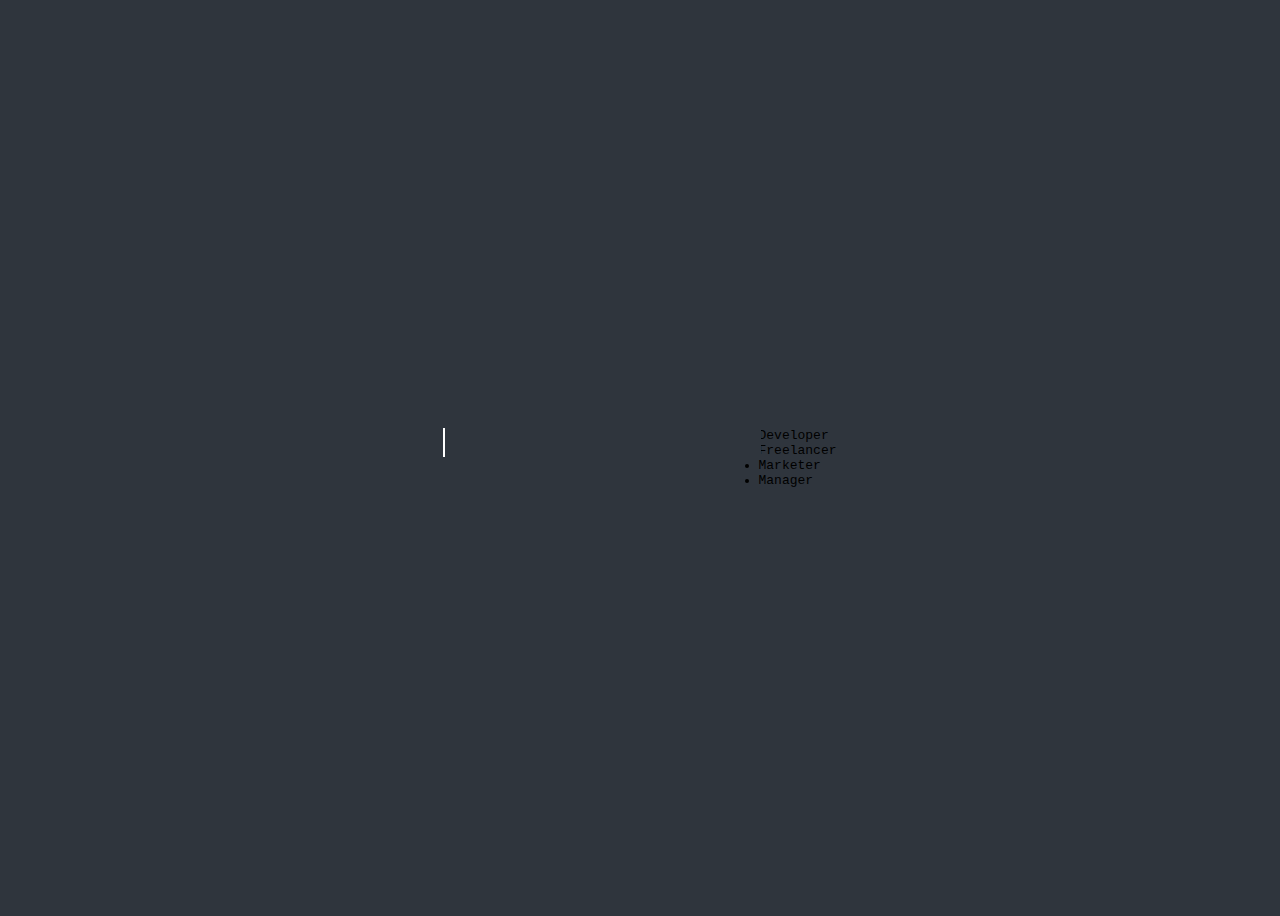
<file: animate/testanimate.html>
<!DOCTYPE html>
<html lang="en">
<head>
    <meta charset="UTF-8">
    <meta http-equiv="X-UA-Compatible" content="IE=edge">
    <meta name="viewport" content="width=device-width, initial-scale=1.0">
    <link rel="stylesheet" href="css/testanimate.css">
    <title>Document</title>
</head>
<body>
    <div class="box">
        <div class="text_dyn1"><span>Hi Iam Abdellah I'm a</span></div>
        <div class="text_dyn2">
            <li><span>Developer</span></li>
            <li><span>Freelancer</span></li>
            <li><span>Marketer</span></li>
            <li><span>Manager</span></li>
        </div>
    </div>
</body>
</html>
</file>
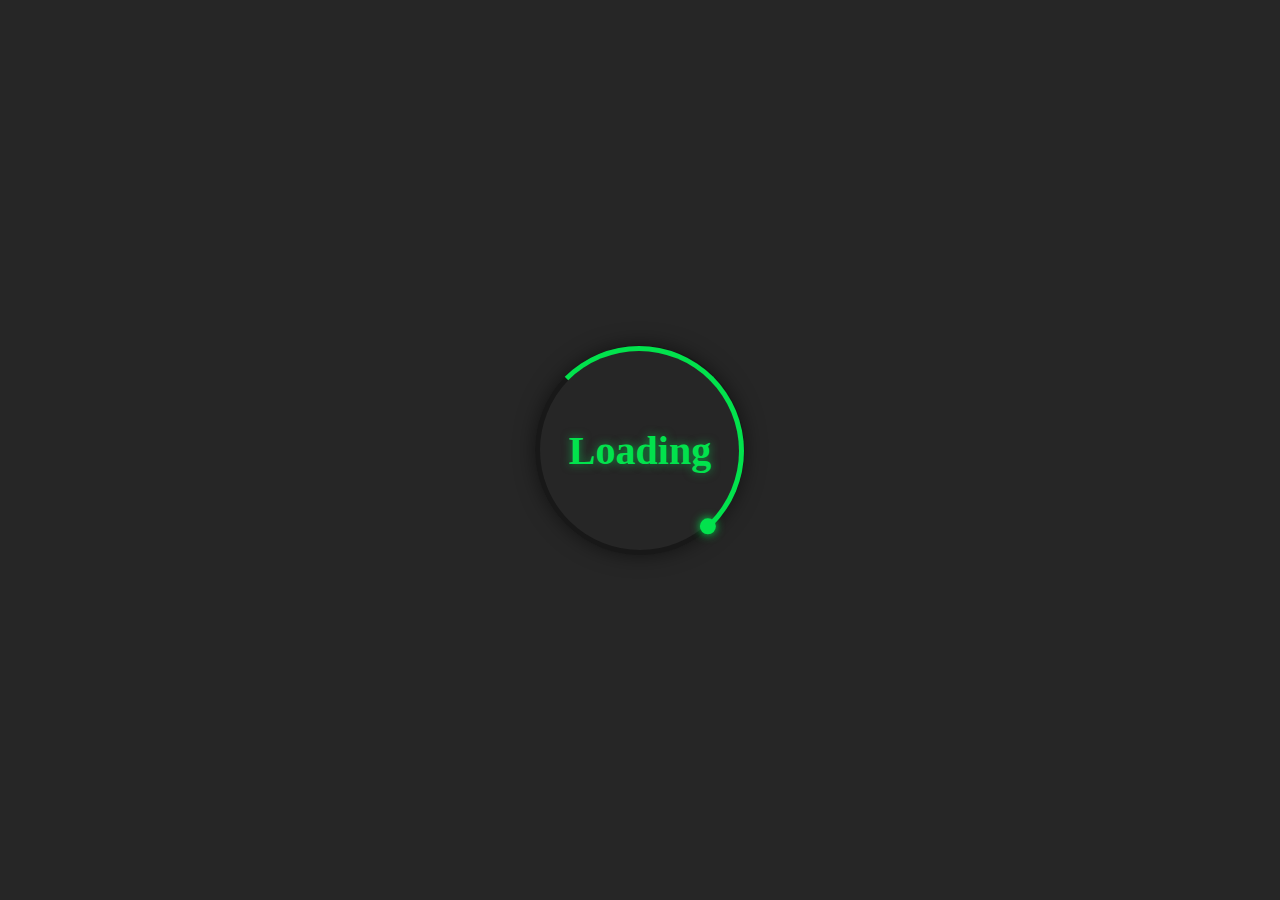
<file: animation 1/animation.html>
<!DOCTYPE html>
<html lang="en">
<head>
    <meta charset="UTF-8">
    <meta http-equiv="X-UA-Compatible" content="IE=edge">
    <meta name="viewport" content="width=device-width, initial-scale=1.0">
    <link rel="stylesheet" href="css/animation.css">
    <title>animation</title>
</head>
<body>
    <div class="animation">
        Loading
        <span></span>
    </div>
</body>
</html>
</file>
<file: animation 4/anim.html>
<!DOCTYPE html>
<html lang="en">
<head>
    <meta charset="UTF-8">
    <meta http-equiv="X-UA-Compatible" content="IE=edge">
    <meta name="viewport" content="width=device-width, initial-scale=1.0">
    <link rel="stylesheet" href="css/anim.css">
    <title>Document</title>
</head>
<body>
    <div class="BigBox">
        <div class="txt_dynamic1"><span>Hi I am Abdellah I'm a</span></div>
        <div class="txt_dynamic2">
            <li><span>Developer</span></li>
            <li><span>Freelancer</span></li>
            <li><span>Marketer</span></li>
            <li><span>Manager</span></li>
        </div>
    </div>
</body>
</html>
</file>
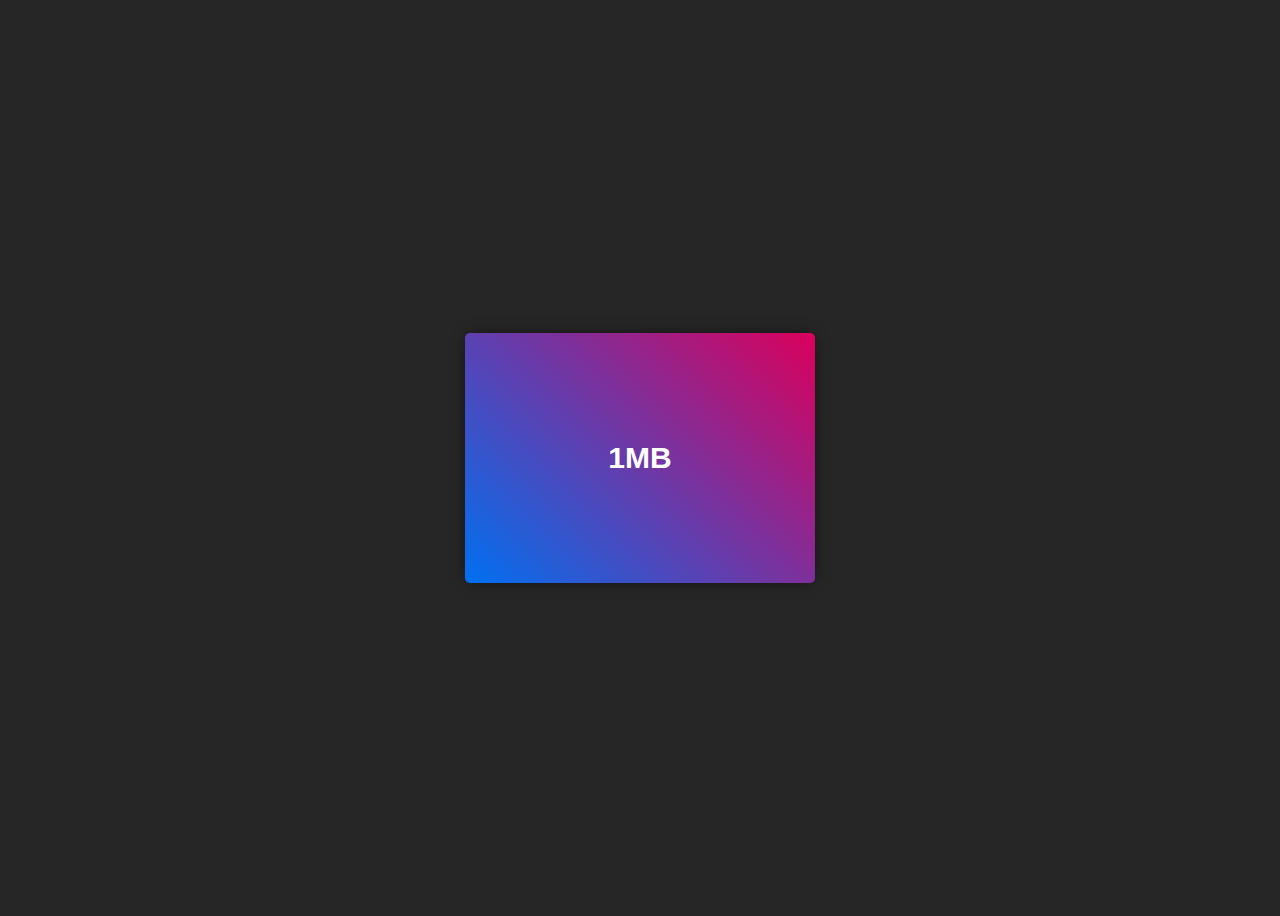
<file: animation2/animation2.html>
<!DOCTYPE html>
<html lang="en">
<head>
    <meta charset="UTF-8">
    <meta http-equiv="X-UA-Compatible" content="IE=edge">
    <meta name="viewport" content="width=device-width, initial-scale=1.0">
    <link rel="stylesheet" href="css/animation2.css">
    <title>animation</title>
</head>
<body>
    <div class="box">
        <svg>
            <circle cy="80" cx="80" r="60" ></circle>
        </svg>
        <div class="counter">
            <span></span>
        </div>
    </div>
</body>
</html>
</file>
<file: animation3/animated3.html>
<!DOCTYPE html>
<html lang="en">
<head>
    <meta charset="UTF-8">
    <meta http-equiv="X-UA-Compatible" content="IE=edge">
    <meta name="viewport" content="width=device-width, initial-scale=1.0">
    <link rel="stylesheet" href="css/animated3.css">
    <title>Document</title>
</head>
<body>
    <div class="AniText">
        <div class="text-static">I'm</div>
        <div class="text-dynm">
                <li><span>Developer</span></li>
                <li><span>Youtuber</span></li>
                <li><span>Designer</span></li>
                <li><span>Freelancer</span></li>
        </div>
    </div>
</body>
</html>
</file>
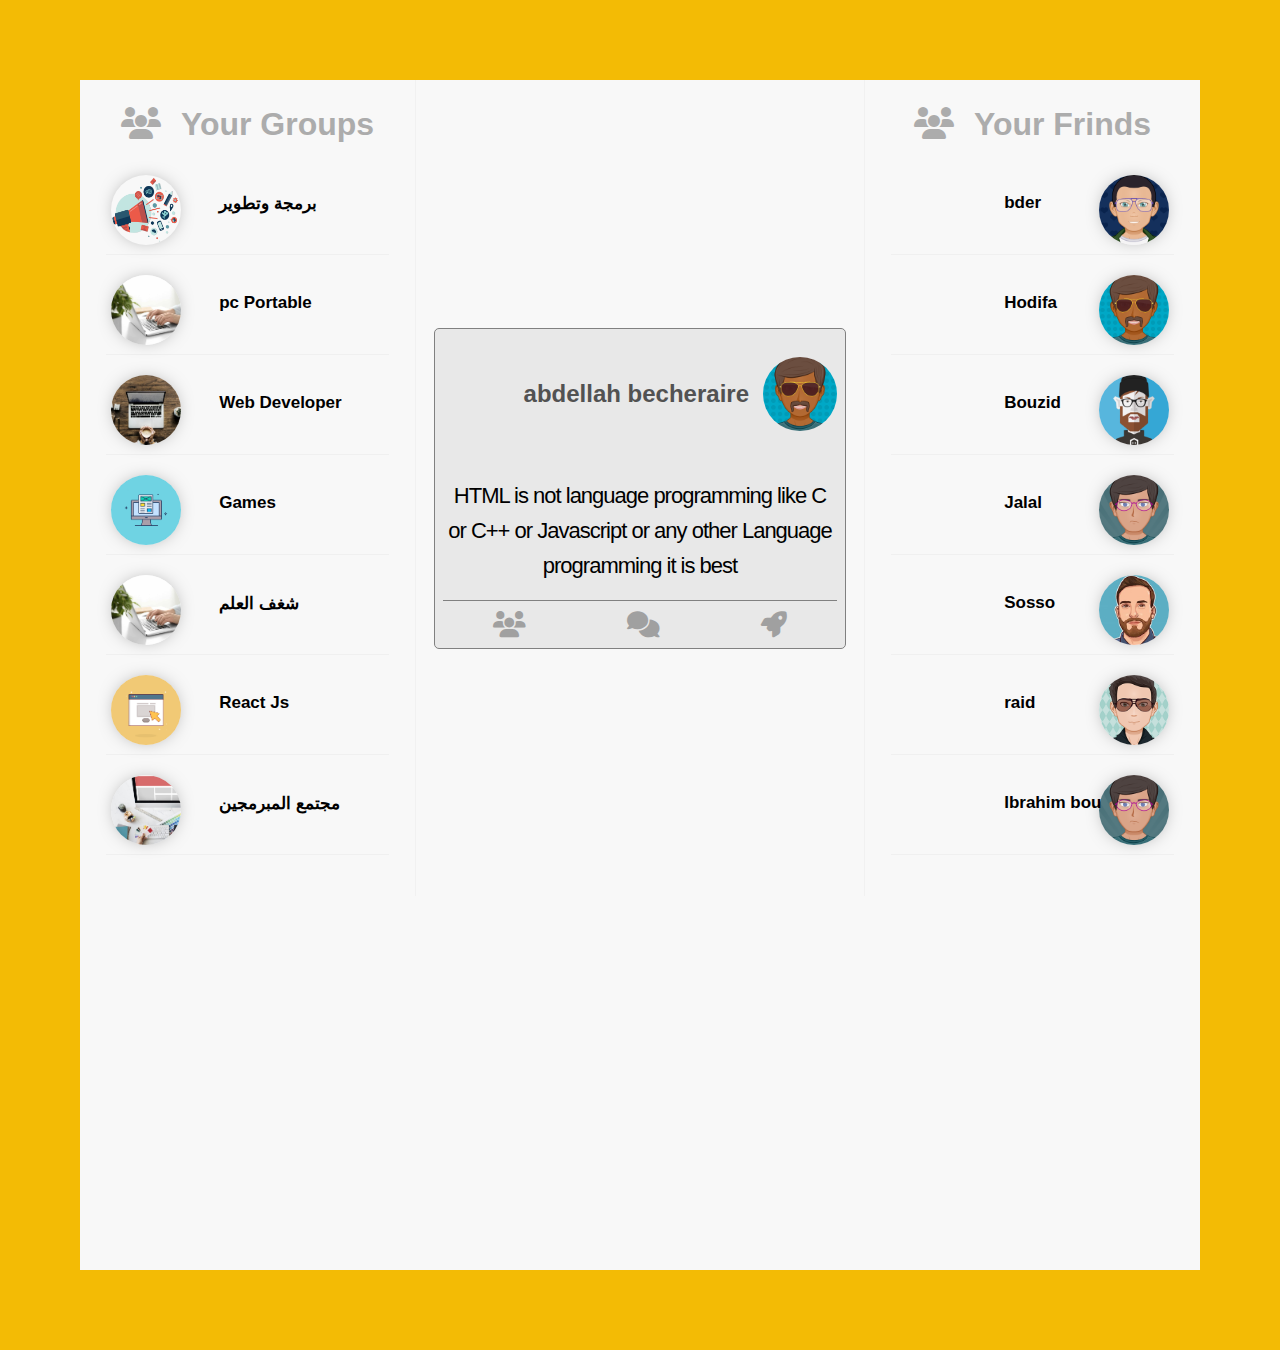
<file: backend/back.html>
<!DOCTYPE html>
<html lang="en">
<head>
    <meta charset="UTF-8">
    <meta http-equiv="X-UA-Compatible" content="IE=edge">
    <meta name="viewport" content="width=device-width, initial-scale=1.0">
    <title>Post</title>
    <!-- all min css -->
    <link rel="stylesheet" href="css/all.min.css">
    <!-- css source code -->
    <link rel="stylesheet" href="css/back.css">
</head>
<body>
    <div class="post">
        <div class="container">
            <!-- starting **** this part specializing group -->
            <div class="group">
                <ul>
                    <h1> <i class="fas fa-users"></i>Your Groups</h1>
                    <li><div class="img"><img src="img/events.png" alt=""></div><span>برمجة وتطوير</span></li>
                <li> <div class="img"><img src="img/features-02.jpg" alt=""></div><span>pc Portable</span></li>
                <li><div class="img"><img src="img/features-03.jpg" alt=""></div><span>Web Developer</span></li>
                <li><div class="img"><img src="img/gallery-01.png" alt=""></div><span>Games</span></li>
                <li><div class="img"><img src="img/features-02.jpg" alt=""></div><span>شغف العلم</span></li>
                <li><div class="img"><img src="img/gallery-02.png" alt=""></div> <span>React Js</span></li>
                <li><div class="img"><img src="img/gallery-03.jpg" alt=""></div><span>مجتمع المبرمجين</span></li>
                </ul>
            </div>
            <!-- Ending **** this part specializing group -->

            <!-- starting **** this part specializing post -->
            <div class="this_post">
                <div class="user"><div class="user">abdellah becheraire</div>
                <div class="img-user"></div><img src="img/avatar-02.png" alt=""></div>
                <div class="mini-post"><span>HTML is not language programming like C or C++ or Javascript or any other Language programming it is best</span></div>
                <div class="reaction">
                    <span class="heart"><i class="fas fa-users"></i></span>
                    <span class="comment"><i class="fas fa-comments"></i></span>
                    <div class="share"><i class="fas fa-rocket"></i></div>
                </div>

            </div>
            <!-- Ending **** this part specializing post -->
            
            <!-- starting **** this part specializing frends -->
            <div class="Frds"><ul>
                <h1> <i class="fas fa-users"></i>Your Frinds</h1>
                <li id="li"><div class="img"><img src="img/avatar-03.png" alt="" id="thisImg"></div><span id="thisName">bder</span></li>
            <li id="li"> <div class="img"><img src="img/avatar-02.png" alt=""  id="thisImg"></div><span id="thisName">Hodifa</span></li>
            <li id="li"><div class="img"><img src="img/avatar-01.png" alt=""  id="thisImg"></div><span id="thisName">Bouzid</span></li>
            <li id="li"><div class="img"><img src="img/avatar-04.png" alt=""  id="thisImg"></div><span id="thisName">Jalal</span></li>
            <li class="foor" id="li"><div class="img"><img src="img/avatar-05.png" alt=""  id="thisImg"></div><span id="thisName">Sosso</span></li>
            <li id="li"><div class="img"><img src="img/avatar-06.png" alt=""  id="thisImg"></div> <span id="thisName">raid</span></li>
            <li id="li"><div class="img"><img src="img/avatar-04.png" alt=""  id="thisImg"></div><span id="thisName">Ibrahim bou</span></li>
            </ul></div>
            <!-- Ending **** this part specializing post -->
            
            <!-- starting chat -->
            <div class="chat" id="chat">
                <div class="part_one">
                    <div class="person">
                        <div class="img-person"></div>
                        <span class="name_user" id="this-user"></span>
                    </div>
                    <div class="call"><i class="fa-solid fa-phone"></i></div>
                    <div class="video"><i class="fa-solid fa-video"></i></div>
                    <div class="info"><i class="fas fa-users"></i></div>
                </div>
                <div class="place_chat"></div>
                <div class="part_two">
                    <div class="option"><i class="fas fa-users"></i></div>
                    <div class="camera"><i class="fas fa-users"></i></div>
                    <div class="photo"><i class="fas fa-users"></i></div>
                    <div class="voice"><i class="fas fa-users "></i></div>
                    <div class="right_chat"><input type="text" name="" id="text" >
                        <!-- <input type="submit" value=""> -->
                        <div class="chang-Imogi"><i class="fas fa-users select"></i></div>
                    </div>
                    <div class="imogi"><i class="fas fa-users"></i></div>
                </div>
            </div>
            <!-- ending chat -->
        </div>
    </div>
    <script src="js/back.js" ></script>
</body>
</html>
</file>
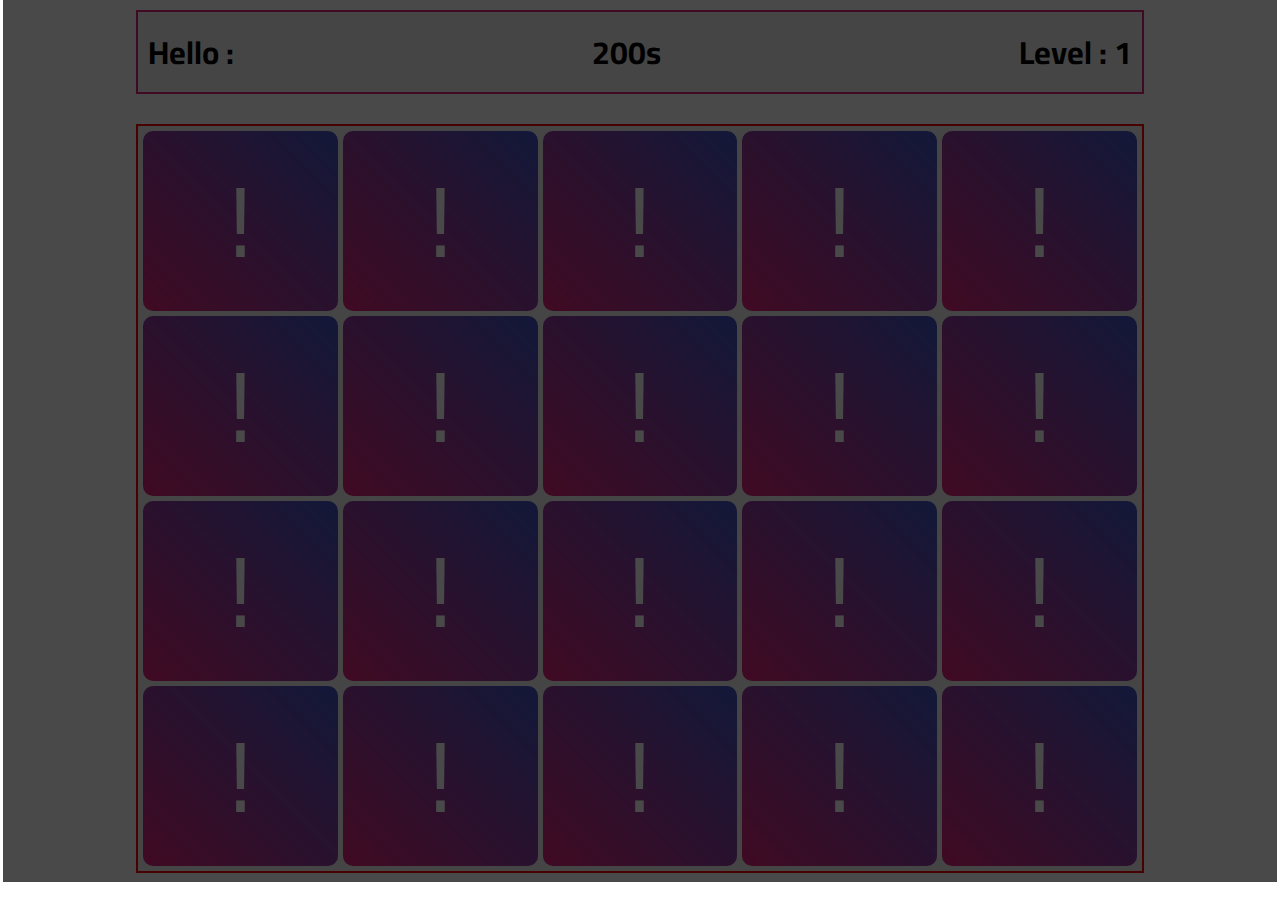
<file: memory game/memoryGame.html>
<!DOCTYPE html>
<html lang="en">
<head>
    <meta charset="UTF-8">
    <meta http-equiv="X-UA-Compatible" content="IE=edge">
    <meta name="viewport" content="width=device-width, initial-scale=1.0">
    <title>memoryGame</title>
    <!-- this file css -->
    <link rel="stylesheet" href="css/memoryGame.css">
    <!-- this file font awsome -->
    <link rel="stylesheet" href="css/all.min.css">
    <!-- google fonts -->
    <link rel="preconnect" href="https://fonts.googleapis.com">
<link rel="preconnect" href="https://fonts.gstatic.com" crossorigin>
<link href="https://fonts.googleapis.com/css2?family=Cairo:wght@200;300;400&display=swap" rel="stylesheet">
</head>
<body>
    <!-- this a big div it contains the all code the memory game -->
    <!-- to notes -->
    <p class="p1">Hello player this is memory game developed by abdellah by use technology HTML,CSS,JS</p>
    <!-- <p class="p2"><span>About Developer</span>Abdellah Becherair Student majoring in and computer science,computer science branch Programming lesson by self-learning,specializing in programming web </p> -->
        <button id="skip">Skip</button>
        <div class="GameOver">
           <span id="Game_over"> Game Over</span>
           <button id="try" >Try Agin</button>
        </div>
  <div class="memoryGame">
      <div id="overlay" class="overlay_start_game">
          <button id="start" >Start game</button>
          <div class="input_name">
              <h1>Hello Gamer</h1>
              <div class="input">
                <input type="text" placeholder="Enter your name" name="" id="this_name">
                <a id="send" >Play</a>
              </div>
          </div>
      </div>
      <div class="container_Game">
          <!-- this div barname -->
          <div class="barName">
              <!-- this name User -->
              <h1>Hello : <span id="UserName"></span></h1>
              <!-- this a time -->
              <h1 ><span id="this_time">200</span>s</h1>
              <!-- this a wrong -->
              <h1>Level : <span id="wrong">1</span></h1>
          </div>
          <div class="box_Game">
            <div class="block" id="python">
                <div class="face back">
                    <i class="fa-brands fa-python"></i>
                 </div>
                 <div class="face front">
                 </div>
         </div>
        
         <div class="block" id="python">
            <div class="face back">
                <i class="fa-brands fa-python"></i>
             </div>
             <div class="face front">
                 
             </div>
        </div>
        
        <div class="block" id="vueJs">
        <div class="face back">
            <i class="fa-brands fa-vuejs"></i>
         </div>
         <div class="face front">
             
         </div>
        </div>
        <div class="block" id="vueJs">
        <div class="face back">
        <i class="fa-brands fa-vuejs"></i>
        </div>
        <div class="face front">
         
        </div>
        </div>
        <div class="block" id="angular">
        <div class="face back">
        <i class="fa-brands fa-angular"></i>    
        </div>
        <div class="face front">
        
        </div>
        </div>
        <div class="block" id="angular">
        <div class="face back">
        <i class="fa-brands fa-angular"></i>    
        </div>
        <div class="face front">
        
        </div>
        </div>
        <div class="block" id="java">
        <div class="face back">
        <i class="fa-brands fa-java"></i>
        </div>
        <div class="face front">
        
        </div>
        </div>
        <div class="block" id="java">
        <div class="face back">
        <i class="fa-brands fa-java"></i>
        </div>
        <div class="face front">
        
        </div>
        </div>
        <div class="block" id="react">
        <div class="face back">
        <i class="fa-brands fa-react"></i> 
        </div>
        <div class="face front">
        
        </div>
        </div>
        <div class="block" id="react">
        <div class="face back">
        <i class="fa-brands fa-react"></i> 
        </div>
        <div class="face front">
        
        </div>
        </div>
        <div class="block" id="rust">
        <div class="face back">
        <i class="fa-brands fa-rust"></i> 
        </div>
        <div class="face front">
        
        </div>
        </div>
        <div class="block"id="rust">
        <div class="face back">
        <i class="fa-brands fa-rust"></i> 
        </div>
        <div class="face front">
        
        </div>
        </div>
        <div class="block" id="golang">
        <div class="face back">
        <i class="fa-brands fa-golang"></i>  
        </div>
        <div class="face front">
        
        </div>
        </div>
        <div class="block" id="golang">
        <div class="face back">
        <i class="fa-brands fa-golang"></i>  
        </div>
        <div class="face front">
        
        </div>
        </div>
        <div class="block" id="css3">
        <div class="face back">
        <i class="fa-brands fa-css3"></i>
        </div>
        <div class="face front">
        
        </div>
        </div>
        <div class="block" id="css3">
        <div class="face back">
        <i class="fa-brands fa-css3"></i>
        </div>
        <div class="face front">
        
        </div>
        </div>
        <div class="block" id="html5">
        <div class="face back">
        <i class="fa-brands fa-html5"></i>
        </div>
        <div class="face front">
        
        </div>
        </div>
        <div class="block" id="html5">
        <div class="face back">
        <i class="fa-brands fa-html5"></i>
        </div>
        <div class="face front">
        
        </div>
        </div>
        <div class="block" id="c">
        <div class="face back">
        <i class="fa-solid fa-c"></i>
        </div>
        <div class="face front">
        
        </div>
        </div>
        <div class="block" id="c">
        <div class="face back">
        <i class="fa-solid fa-c"></i>
        </div>
        <div class="face front">
        
        </div>
        </div>
          </div>
      </div>
      
  </div>
  <audio id="error" src="sound/Melodic bonus collect(MP3_320K).mp3"></audio> <!--sound error -->
<audio id="succees_final" src="sound/success - Sound effect Gaming (FHD)(MP3_320K).mp3"></audio> <!-- sound succees one-->
<audio id="succees_first" src="sound/Success Sound Effect(MP3_320K).mp3"></audio> <!-- sound succees two -->
<audio id="click" src="sound/Video Game Beep - Sound Effect(MP3_320K).mp3"></audio> <!-- sound click block -->
<audio id="gameOverF" src="sound/Videogame Death Sound Effect HD _ No Copyright(MP3_320K).mp3"></audio> <!-- game over final sound -->
  <script src="memoryGame.js"></script>
</body>
</html>
<!-- <div class="grid">
              
         
</div> -->
</file>
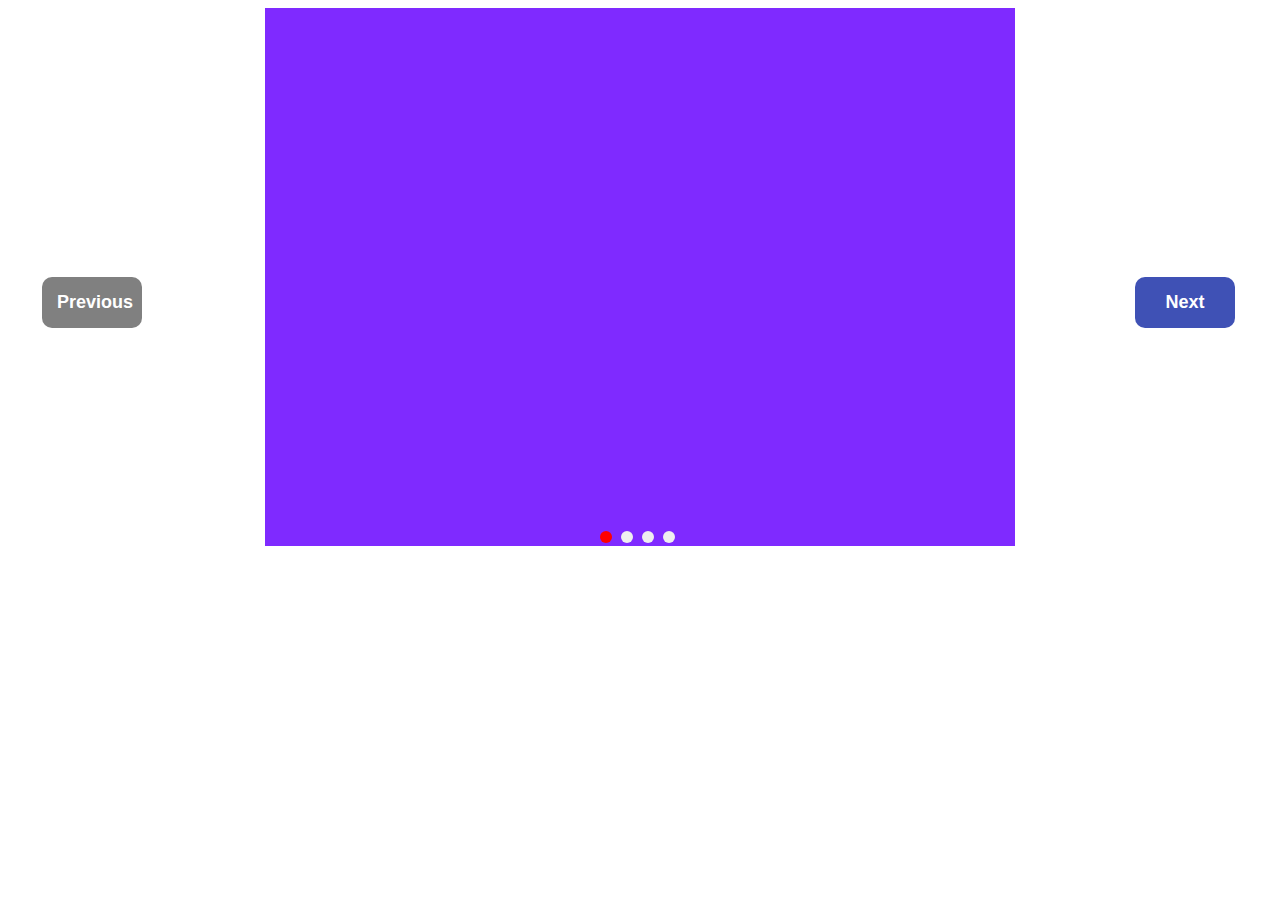
<file: mini slider/JsProject.html>
<!DOCTYPE html>
<html lang="en">
<head>
    <meta charset="UTF-8">
    <meta http-equiv="X-UA-Compatible" content="IE=edge">
    <meta name="viewport" content="width=device-width, initial-scale=1.0">
    <!-- style Css -->
    <link rel="stylesheet" href="css/jsProject.css">
    <!-- font awsome -->
    <link rel="stylesheet" href="css/all.min.css">
    <title>Document</title>
</head>
<body>
    <div class="container">
        <div class="content_img">
            <img  src="img/rect49-3.png" alt="">
            <img src="img/rect49-6.png" alt="">
            <img src="img/rect49-7.png" alt="">
            <img src="img/rect49.png" alt="">
        </div>
        <button  id="right" style="
    position: absolute;
    right: 37px;
    top: 50%;
    width: 100px;
    text-align: center;
    padding: 15px;
    color: white;
    background-color: #3f51b5;
    border: none;
    border-radius: 10px;
    font-size: 18px;
    font-weight: bold;
    cursor: pointer;" >Next</button>
        <button  id="left" style="position: absolute;
        left: 34px;
        top: 50%;
        width: 100px;
        text-align: center;
        padding: 15px;
        color: white;
        background-color: #3f51b5;
        border: none;
        border-radius: 10px;
        font-size: 18px;
        font-weight: bold;
        cursor: pointer;"  >Previous</button>
        <div class="bullets">
            <button id="one"></button>
            <button id="two"></button>
            <button id="three"></button>
            <button id="four" ></button>
        </div>

    </div>
    <script src="js/JsProject.js" ></script>
</body>
</html>
</file>
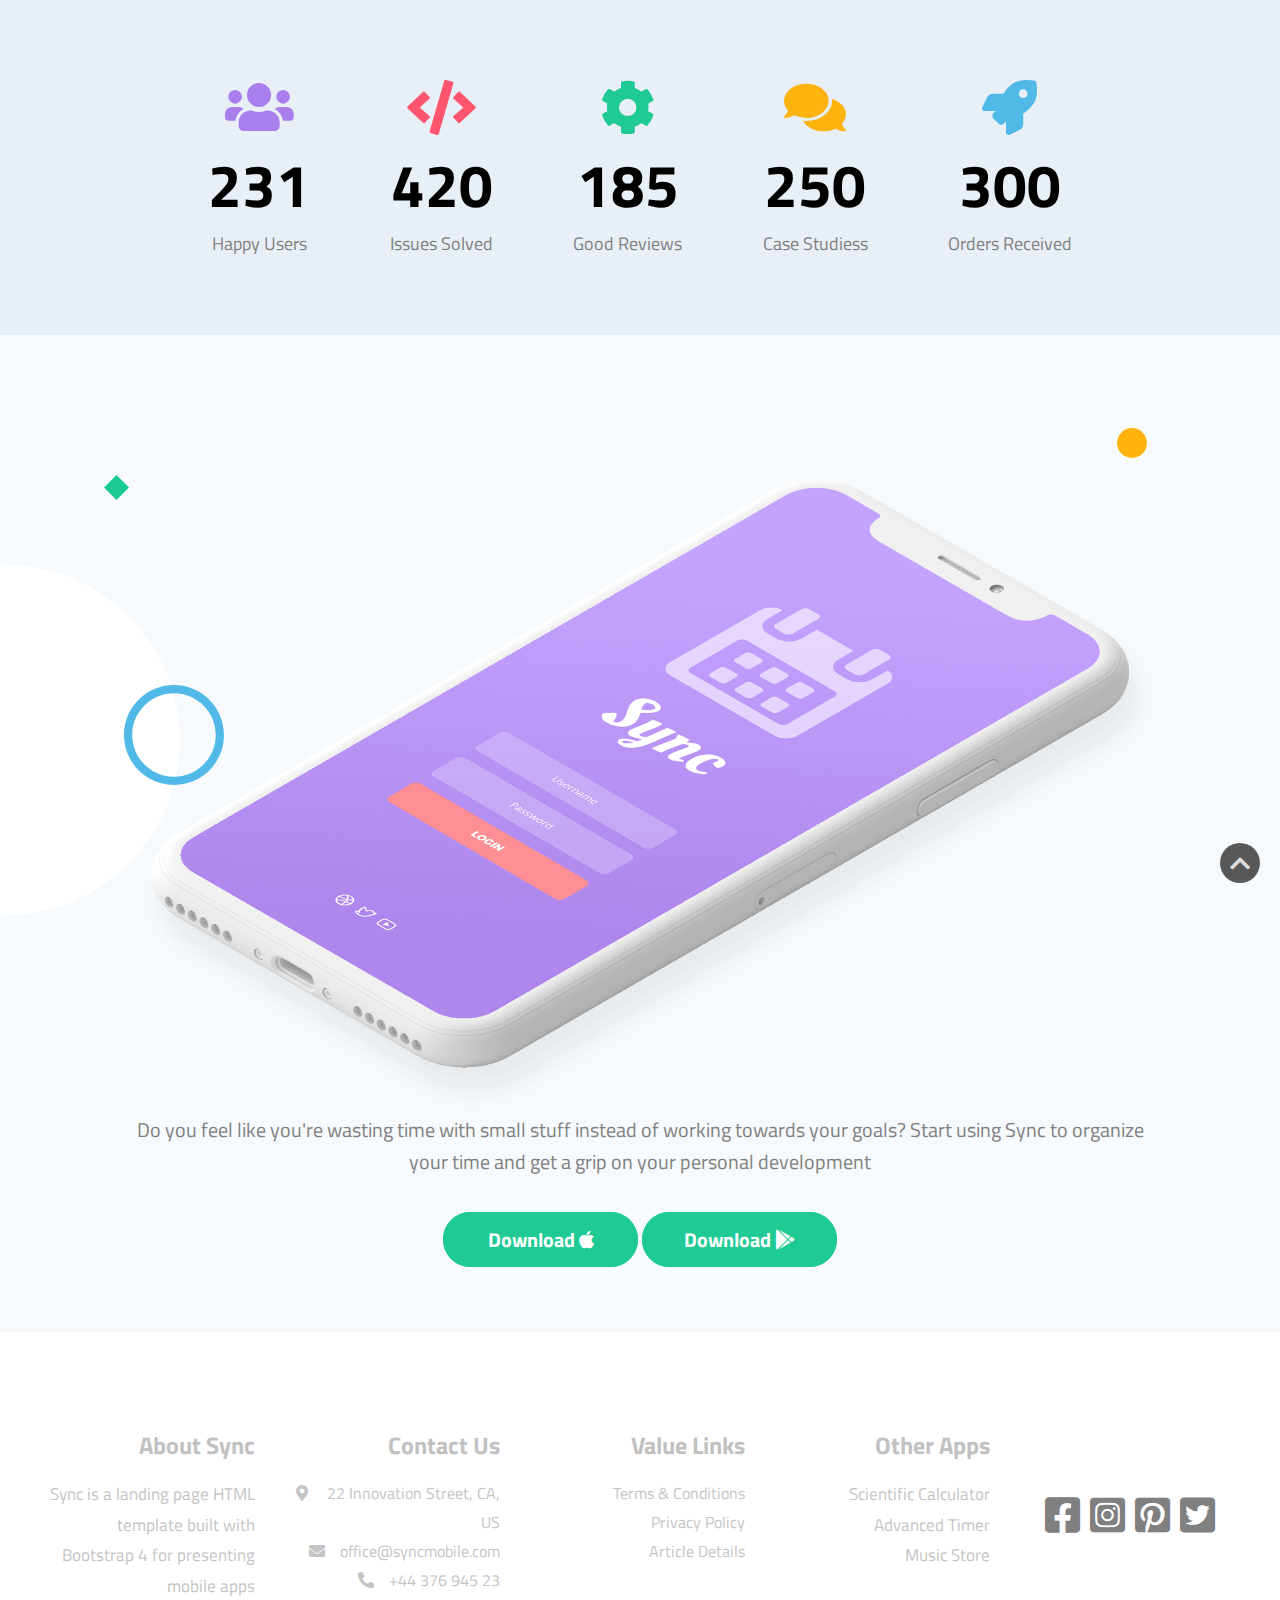
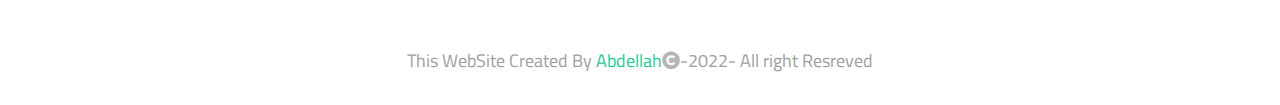
<file: MyApp (3rd copy)/MyApp.html>
<!DOCTYPE html>
<html lang="en">
<head>
    <meta charset="UTF-8">
    <meta http-equiv="X-UA-Compatible" content="IE=edge">
    <meta name="viewport" content="width=device-width, initial-scale=1.0">
    <title>Abdellah</title>
    <!-- start Google fonts -->
    <link rel="preconnect" href="https://fonts.googleapis.com">
<link rel="preconnect" href="https://fonts.gstatic.com" crossorigin>
<link href="https://fonts.googleapis.com/css2?family=Fredoka:wght@300;500;700&family=Titillium+Web:wght@200;300;400;600;700;900&display=swap" rel="stylesheet">
<link rel="preconnect" href="https://fonts.googleapis.com">
<link rel="preconnect" href="https://fonts.gstatic.com" crossorigin>
<link href="https://fonts.googleapis.com/css2?family=Sansita+Swashed:wght@500&display=swap" rel="stylesheet">
    <!-- start the file all.min.css -->
    <link rel="stylesheet" href="css/all.min.css">
    <!-- start the file MyApp.css -->
    <link rel="stylesheet" href="css/MyApp.css">
    <!-- start the normalize.css -->
    <link rel="stylesheet" href="css/normalize.css">
</head>
<body id="body">

<!-- start product -->
<div class="product">
    <div class="container">
        <div class="big-box">
            <div class="box">
                <i class="fas fa-users"></i>
                <span class="number">
                    231</span>
                <span class="text">Happy Users</span>
            </div>
            <div class="box">
                <i class="fas fa-code green"></i>
                <span class="number">
                    420</span>
                <span class="text">Issues Solved</span>
            </div>
            <div class="box">
                <i class="fas fa-cog red"></i>
                <span class="number">
                    185</span>
                <span class="text">Good Reviews</span>
            </div>
            <div class="box">
                <i class="fas fa-comments yellow"></i>
                <span class="number">
                    250</span>
                <span class="text">Case Studiess</span>
            </div>
            <div class="box">
                <i class="fas fa-rocket blue"></i>
                <span class="number">
                    300</span>
                <span class="text">Orders Received</span>
            </div>
        </div>
    </div>
</div>
<!-- end product -->
<!-- start Download -->
<div class="Download">
    <img class="green" src="img/decorative-green-diamond.svg" alt="">
    <img class="yellow" src="img/decorative-yellow-circle.svg" alt="">
    <img class="white" src="img/decorative-white-circle.svg" alt="">
    <img class="blue" src="img/decorative-blue-circle.svg" alt="">
    <div class="container">
        <div class="d-img">
            <img class="iphone" src="img/header-iphone.png" alt="">
        </div>
        <div class="text-D">
            <p>Do you feel like you're wasting time with small stuff instead of working towards your goals? Start using Sync to organize your time and get a grip on your personal development
            </p>
            <div class="download-D">
                <a  class="iphon" href="">Download <i class="fab fa-apple"></i></a>
                <a  href="">Download <i class="fab fa-google-play"></i></a>
            </div>
        </div>
    </div>
</div>
<!-- end Download -->
<!-- start footer -->
<div class="footer">
    <div class="container">
        <div class="about">
            <h2>About Sync</h2>
            <p>Sync is a landing page HTML template built with Bootstrap 4 for presenting mobile apps</p>
        </div>
        <div class="contact">
            <h2>Contact Us</h2>
            <div class="span">
                <span><i class="fas fa-map-marker-alt"></i> 22 Innovation Street, CA, US</span>
                <span><i class="fas fa-envelope"></i>office@syncmobile.com</span>
                <span><i class="fas fa-phone-alt"></i>+44 376 945 23</span>
            </div>
        </div>
        <div class="links">
            <h2>Value Links</h2>
            <div class="href">
                <a href="">Terms & Conditions</a>
            <a href="">Privacy Policy</a>
            <a href="">Article Details</a>
            </div>
        </div>
        <div class="other-app">
            <h2>Other Apps</h2>
            <div class="app">
                <a href="">Scientific Calculator</a>
            <a href="">Advanced Timer</a>
            <a href="">Music Store</a>
            </div>
        </div>
        <div class="f-icon">
            <i class="fa-brands fa-facebook-square"></i>
            <i class="fa-brands fa-instagram-square"></i>
            <i class="fa-brands fa-pinterest-square"></i>
            <i class="fa-brands fa-twitter-square"></i>
        </div>
    </div>
    <div class="copyright">
        <p>This WebSite Created By <span>Abdellah</span><i class="fa-solid fa-copyright"></i>-2022- All right Resreved</p>
    </div>
</div>
<!-- end footer -->
   
    <a href="#body">
        <i class="fa-solid fa-chevron-up"></i>
    </a>
</body>
</html>
</file>
<file: animation 1/css/animation.css>
body{
    background-color: #262626;
}
.animation{
    border: 5px solid #181818;
    color: #02e24d;
    border-radius: 50%;
    width: 200px;
    height: 200px;
    position: absolute;
    left: 50%;
    transform: translate(-50%,-50%);
    top: 50%;
    font-size: 40px;
    display: flex;
    align-items: center;
    justify-content: center;
    font-weight: bold;
    box-shadow: 0 0 20px rgba(0,0,0,.5);
    text-shadow: 0 0 10px rgba(0, 246, 94, 0.5);
}
.animation::before{
    content: '';
    position: absolute;
    top: -4px;
    left: -6px;
    width: 100%;
    height: 100%;
    border:  5px solid transparent;
    border-top: 5px solid #02e24d;
    border-right: 5px solid #02e24d;
    border-radius: 50%;
    animation: animateC 2s linear infinite;
}
.animation span{
    width: 50%;
    height: 4px;
    background-color: transparent ;
    position: absolute;
    right: 0;
    transform-origin: left;
    transform: rotate(45deg) ;
    animation: animate 2s linear infinite;
}
.animation span::before{
    content: '';
    position: absolute;
    right: -10px;
    top: 0px;
    width: 16px;
    height: 16px;
    border-radius: 50%;
    background-color: #02e24d;
    box-shadow: 0 0 10px #02e24d;
}
@keyframes animateC{
    0%{
        transform: rotate(0deg);
    }
    100%{
        transform: rotate(360deg);
    }
}
@keyframes animate{
    0%{
        transform: rotate(45deg);
    }
    100%{
        transform: rotate(405deg);
    }
}
</file>
<file: animation 4/css/anim.css>
body{
    font-family: monospace;
    background: #2f353d;
    min-height: 100vh;
    display: flex;
    align-items: center;
    justify-content: center;
}
.BigBox{
    display: inline-flex;
   
}
.BigBox .txt_dynamic1{
    color: white;
    font-size: 30px;
    font-weight: bold;
    letter-spacing: -1px;
    margin-right: 20px;
    overflow: hidden;
}
.BigBox .txt_dynamic1 > span{
    position: relative;
}
.BigBox .txt_dynamic1 > span:after{
    content: '';
    width: 100%;
    height: 100%;
    position: absolute;
    top: 0;
    left: 0;
    border-left:2px solid ;
    background: #2f353d;
    animation: typing 4.5s steps(20) forwards;
}
.BigBox .txt_dynamic2{
    color: white;
    font-size: 30px;
    color: rgb(7 209 163);
    height: 35px;
    overflow: hidden;
}
.BigBox .txt_dynamic2 li{
    list-style: none;
    position: relative;
    top: 0;
    animation: ToUp 12s steps(4) infinite;
    animation-delay: 4.5s;
}
.BigBox .txt_dynamic2 li span{
    position: relative;
}
.BigBox .txt_dynamic2 li span::after{
    content: '';
    width: 100%;
    height: 100%;
    background-color: #2f353d;
    position: absolute;
    top: 0;
    left:0;
    animation: typing2 3s steps(10) infinite;
    animation-delay: 4.5s;
}
@keyframes typing{
    100%{
        left:calc(100% + 35px);
    }
}
@keyframes typing2{
    0%{
        border-left: 2px solid rgb(7 209 163);
    }
    100%{
        left: calc(100% + 20px);
        border-left: 2px solid rgb(7 209 163); 
        
    }
}
@keyframes ToUp{
    100%{
        top: -140px;
    }
}
</file>
<file: animation2/css/animation2.css>
body{
    font-family: sans-serif;
    height: 100vh;
    display: flex;
    align-items: center;
    justify-content: center;
    /* background: linear-gradient(45deg,rgb(219, 0, 91),rgb(0, 112, 241)); */
    background-color: #262626;
}
html{
    scroll-behavior: smooth;
}
.box{
    width: 350px;
    height: 250px;
    background:linear-gradient(45deg,rgb(0, 112, 241),rgb(219, 0, 91)) ;
    border-radius: 5px;
    position: relative;
    box-shadow: 0px 0px 15px -5px ;
}
.box .counter{
    width: 100%;
    height: 50px;
    position: absolute;
    top: 50%;
    left: 50%;
    transform: translate(-50%,-50%);
    color: white;
    text-align: center;
    overflow: hidden;
}
.box .counter span{
    font-size: 30px;
    font-weight: bold;
    line-height: 50px;
    padding: 20px;
}
.box .counter span::after{
    content: '1MB\A 2MB\A 3MB\A 4MB\A 5MB\A 6MB\A 7MB\A 8MB\A 9MB\A 10MB\A 11MB\A 12MB\A 13MB\A 14MB\A 15MB\A 16MB\A 17MB\A 18MB\A 19MB\A 20MB\A 21MB\A 22MB\A 23MB\A 24MB\A 25MB\A 26MB\A 27MB\A 28MB\A 29MB\A 30MB\A 31MB\A 32MB\A 33MB\A 34MB\A 35MB\A 36MB\A 37MB\A 38MB\A 39MB\A 40MB\A 41MB\A 42MB\A 43MB\A 44MB\A 45MB\A 46MB\A 47MB\A 48MB\A 49MB\A 50MB\A 51MB\A 52MB\A 53MB\A 54MB\A 55MB\A 56MB\A 57MB\A 58MB\A 59MB\A 60MB\A 61MB\A 62MB\A 63MB\A 64MB\A 65MB\A 66MB\A 67MB\A 68MB\A 69MB\A 70MB\A 71MB\A 72MB\A 73MB\A 74MB\A 75MB\A 76MB\A 77MB\A 78MB\A 79MB\A 80MB\A 81MB\A 82MB\A 83MB\A 84MB\A 85MB\A 86MB\A 87MB\A 88MB\A 89MB\A 90MB\A 91MB\A 92MB\A 93MB\A 94MB\A 95MB\A 96MB\A 97MB\A 98MB\A 99MB\A 100MB\A 101MB\A 102MB\A 103MB\A 104MB\A 105MB\A 106MB\A 107MB\A 108MB\A 109MB\A 110MB\A 111MB\A 112MB\A 113MB\A 114MB\A 115MB\A 116MB\A 117MB\A 118MB\A 119MB\A 120MB\A 121MB\A 122MB\A 123MB\A 124MB\A 125MB\A 126MB\A 127MB\A 128MB\A 129MB\A 130MB\A 131MB\A 132MB\A 133MB\A 134MB\A 135MB\A 136MB\A 137MB\A 138MB\A 139MB\A 140MB\A 141MB\A 142MB\A 143MB\A 144MB\A 145MB\A 146MB\A 147MB\A 148MB\A 149MB\A 150MB\A 151MB\A 152MB\A 153MB\A 154MB\A 155MB\A 156MB\A 157MB\A 158MB\A 159MB\A 160MB\A 161MB\A 162MB\A 163MB\A 164MB\A 165MB\A 166MB\A 167MB\A 168MB\A 169MB\A 170MB\A 171MB\A 172MB\A 173MB\A 174MB\A 175MB\A 176MB\A 177MB\A 178MB\A 179MB\A 180MB\A 181MB\A 182MB\A 183MB\A 184MB\A 185MB\A 186MB\A 187MB\A 188MB\A 189MB\A 190MB\A 191MB\A 192MB\A 193MB\A 194MB\A 195MB\A 196MB\A 197MB\A 198MB\A 199MB\A 200MB\A 201MB\A 202MB\A 203MB\A 204MB\A 205MB\A 206MB\A 207MB\A 208MB\A 209MB\A 210MB\A 211MB\A 212MB\A 213MB\A 214MB\A 215MB\A 216MB\A 217MB\A 218MB\A 219MB\A 220MB\A 221MB\A 222MB\A 223MB\A 224MB\A 225MB\A 226MB\A 227MB\A 228MB\A 229MB\A 230MB\A 231MB\A 232MB\A 233MB\A 234MB\A 235MB\A 236MB\A 237MB\A 238MB\A 239MB\A 240MB\A 241MB\A 242MB\A 243MB\A 244MB\A 245MB\A 246MB\A 247MB\A 248MB\A 249MB\A 250MB\A 251MB\A 252MB\A 253MB\A 254MB\A 255MB\A 256MB\A 257MB\A 258MB\A 259MB\A 260MB\A 261MB\A 262MB\A 263MB\A 264MB\A 265MB\A 266MB\A 267MB\A 268MB\A 269MB\A 270MB\A 271MB\A 272MB\A 273MB\A 274MB\A 275MB\A 276MB\A 277MB\A 278MB\A 279MB\A 280MB\A 281MB\A 282MB\A 283MB\A 284MB\A 285MB\A 286MB\A 287MB\A 288MB\A 289MB\A 290MB\A 291MB\A 292MB\A 293MB\A 294MB\A 295MB\A 296MB\A 297MB\A 298MB\A 299MB\A 300MB\A 301MB\A 302MB\A 303MB\A 304MB\A 305MB\A 306MB\A 307MB\A 308MB\A 309MB\A 310MB\A 311MB\A 312MB\A 313MB\A 314MB\A 315MB\A 316MB\A 317MB\A 318MB\A 319MB\A 320MB\A 321MB\A 322MB\A 323MB\A 324MB\A 325MB\A 326MB\A 327MB\A 328MB\A 329MB\A 330MB\A 331MB\A 332MB\A 333MB\A 334MB\A 335MB\A 336MB\A 337MB\A 338MB\A 339MB\A 340MB\A 341MB\A 342MB\A 343MB\A 344MB\A 345MB\A 346MB\A 347MB\A 348MB\A 349MB\A 350MB\A 351MB\A 352MB\A 353MB\A 354MB\A 355MB\A 356MB\A 357MB\A 358MB\A 359MB\A 360MB\A 361MB\A 362MB\A 363MB\A 364MB\A 365MB\A 366MB\A 367MB\A 368MB\A 369MB\A 370MB\A 371MB\A 372MB\A 373MB\A 374MB\A 375MB\A 376MB\A 377MB\A 378MB\A 379MB\A 380MB\A 381MB\A 382MB\A 383MB\A 384MB\A 385MB\A 386MB\A 387MB\A 388MB\A 389MB\A 390MB\A 391MB\A 392MB\A 393MB\A 394MB\A 395MB\A 396MB\A 397MB\A 398MB\A 399MB\A 400MB\A 401MB\A 402MB\A 403MB\A 404MB\A 405MB\A 406MB\A 407MB\A 408MB\A 409MB\A 410MB\A 411MB\A 412MB\A 413MB\A 414MB\A 415MB\A 416MB\A 417MB\A 418MB\A 419MB\A 420MB\A 421MB\A 422MB\A 423MB\A 424MB\A 425MB\A 426MB\A 427MB\A 428MB\A 429MB\A 430MB\A 431MB\A 432MB\A 433MB\A 434MB\A 435MB\A 436MB\A 437MB\A 438MB\A 439MB\A 440MB\A 441MB\A 442MB\A 443MB\A 444MB\A 445MB\A 446MB\A 447MB\A 448MB\A 449MB\A 450MB\A 451MB\A 452MB\A 453MB\A 454MB\A 455MB\A 456MB\A 457MB\A 458MB\A 459MB\A 460MB\A 461MB\A 462MB\A 463MB\A 464MB\A 465MB\A 466MB\A 467MB\A 468MB\A 469MB\A 470MB\A 471MB\A 472MB\A 473MB\A 474MB\A 475MB\A 476MB\A 477MB\A 478MB\A 479MB\A 480MB\A 481MB\A 482MB\A 483MB\A 484MB\A 485MB\A 486MB\A 487MB\A 488MB\A 489MB\A 490MB\A 491MB\A 492MB\A 493MB\A 494MB\A 495MB\A 496MB\A 497MB\A 498MB\A 499MB\A 500MB\A 501MB\A 502MB\A 503MB\A 504MB\A 505MB\A 506MB\A 507MB\A 508MB\A 509MB\A 510MB\A 511MB\A 512MB\A 513MB\A 514MB\A 515MB\A 516MB\A 517MB\A 518MB\A 519MB\A 520MB\A 521MB\A 522MB\A 523MB\A 524MB\A 525MB\A 526MB\A 527MB\A 528MB\A 529MB\A 530MB\A 531MB\A 532MB\A 533MB\A 534MB\A 535MB\A 536MB\A 537MB\A 538MB\A 539MB\A 540MB\A 541MB\A 542MB\A 543MB\A 544MB\A 545MB\A 546MB\A 547MB\A 548MB\A 549MB\A 550MB\A 551MB\A 552MB\A 553MB\A 554MB\A 555MB\A 556MB\A 557MB\A 558MB\A 559MB\A 560MB\A 561MB\A 562MB\A 563MB\A 564MB\A 565MB\A 566MB\A 567MB\A 568MB\A 569MB\A 570MB\A 571MB\A 572MB\A 573MB\A 574MB\A 575MB\A 576MB\A 577MB\A 578MB\A 579MB\A 580MB\A 581MB\A 582MB\A 583MB\A 584MB\A 585MB\A 586MB\A 587MB\A 588MB\A 589MB\A 590MB\A 591MB\A 592MB\A 593MB\A 594MB\A 595MB\A 596MB\A 597MB\A 598MB\A 599MB\A 600MB\A 601MB\A 602MB\A 603MB\A 604MB\A 605MB\A 606MB\A 607MB\A 608MB\A 609MB\A 610MB\A 611MB\A 612MB\A 613MB\A 614MB\A 615MB\A 616MB\A 617MB\A 618MB\A 619MB\A 620MB\A 621MB\A 622MB\A 623MB\A 624MB\A 625MB\A 626MB\A 627MB\A 628MB\A 629MB\A 630MB\A 631MB\A 632MB\A 633MB\A 634MB\A 635MB\A 636MB\A 637MB\A 638MB\A 639MB\A 640MB\A 641MB\A 642MB\A 643MB\A 644MB\A 645MB\A 646MB\A 647MB\A 648MB\A 649MB\A 650MB\A 651MB\A 652MB\A 653MB\A 654MB\A 655MB\A 656MB\A 657MB\A 658MB\A 659MB\A 660MB\A 661MB\A 662MB\A 663MB\A 664MB\A 665MB\A 666MB\A 667MB\A 668MB\A 669MB\A 670MB\A 671MB\A 672MB\A 673MB\A 674MB\A 675MB\A 676MB\A 677MB\A 678MB\A 679MB\A 680MB\A 681MB\A 682MB\A 683MB\A 684MB\A 685MB\A 686MB\A 687MB\A 688MB\A 689MB\A 690MB\A 691MB\A 692MB\A 693MB\A 694MB\A 695MB\A 696MB\A 697MB\A 698MB\A 699MB\A 700MB\A 701MB\A 702MB\A 703MB\A 704MB\A 705MB\A 706MB\A 707MB\A 708MB\A 709MB\A 710MB\A 711MB\A 712MB\A 713MB\A 714MB\A 715MB\A 716MB\A 717MB\A 718MB\A 719MB\A 720MB\A 721MB\A 722MB\A 723MB\A 724MB\A 725MB\A 726MB\A 727MB\A 728MB\A 729MB\A 730MB\A 731MB\A 732MB\A 733MB\A 734MB\A 735MB\A 736MB\A 737MB\A 738MB\A 739MB\A 740MB\A 741MB\A 742MB\A 743MB\A 744MB\A 745MB\A 746MB\A 747MB\A 748MB\A 749MB\A 750MB\A 751MB\A 752MB\A 753MB\A 754MB\A 755MB\A 756MB\A 757MB\A 758MB\A 759MB\A 760MB\A 761MB\A 762MB\A 763MB\A 764MB\A 765MB\A 766MB\A 767MB\A 768MB\A 769MB\A 770MB\A 771MB\A 772MB\A 773MB\A 774MB\A 775MB\A 776MB\A 777MB\A 778MB\A 779MB\A 780MB\A 781MB\A 782MB\A 783MB\A 784MB\A 785MB\A 786MB\A 787MB\A 788MB\A 789MB\A 790MB\A 791MB\A 792MB\A 793MB\A 794MB\A 795MB\A 796MB\A 797MB\A 798MB\A 799MB\A 800MB\A 801MB\A 802MB\A 803MB\A 804MB\A 805MB\A 806MB\A 807MB\A 808MB\A 809MB\A 810MB\A 811MB\A 812MB\A 813MB\A 814MB\A 815MB\A 816MB\A 817MB\A 818MB\A 819MB\A 820MB\A 821MB\A 822MB\A 823MB\A 824MB\A 825MB\A 826MB\A 827MB\A 828MB\A 829MB\A 830MB\A 831MB\A 832MB\A 833MB\A 834MB\A 835MB\A 836MB\A 837MB\A 838MB\A 839MB\A 840MB\A 841MB\A 842MB\A 843MB\A 844MB\A 845MB\A 846MB\A 847MB\A 848MB\A 849MB\A 850MB\A 851MB\A 852MB\A 853MB\A 854MB\A 855MB\A 856MB\A 857MB\A 858MB\A 859MB\A 860MB\A 861MB\A 862MB\A 863MB\A 864MB\A 865MB\A 866MB\A 867MB\A 868MB\A 869MB\A 870MB\A 871MB\A 872MB\A 873MB\A 874MB\A 875MB\A 876MB\A 877MB\A 878MB\A 879MB\A 880MB\A 881MB\A 882MB\A 883MB\A 884MB\A 885MB\A 886MB\A 887MB\A 888MB\A 889MB\A 890MB\A 891MB\A 892MB\A 893MB\A 894MB\A 895MB\A 896MB\A 897MB\A 898MB\A 899MB\A 900MB\A 901MB\A 902MB\A 903MB\A 904MB\A 905MB\A 906MB\A 907MB\A 908MB\A 909MB\A 910MB\A 911MB\A 912MB\A 913MB\A 914MB\A 915MB\A 916MB\A 917MB\A 918MB\A 919MB\A 920MB\A 921MB\A 922MB\A 923MB\A 924MB\A 925MB\A 926MB\A 927MB\A 928MB\A 929MB\A 930MB\A 931MB\A 932MB\A 933MB\A 934MB\A 935MB\A 936MB\A 937MB\A 938MB\A 939MB\A 940MB\A 941MB\A 942MB\A 943MB\A 944MB\A 945MB\A 946MB\A 947MB\A 948MB\A 949MB\A 950MB\A 951MB\A 952MB\A 953MB\A 954MB\A 955MB\A 956MB\A 957MB\A 958MB\A 959MB\A 960MB\A 961MB\A 962MB\A 963MB\A 964MB\A 965MB\A 966MB\A 967MB\A 968MB\A 969MB\A 970MB\A 971MB\A 972MB\A 973MB\A 974MB\A 975MB\A 976MB\A 977MB\A 978MB\A 979MB\A 980MB\A 981MB\A 982MB\A 983MB\A 984MB\A 985MB\A 986MB\A 987MB\A 988MB\A 989MB\A 990MB\A 991MB\A 992MB\A 993MB\A 994MB\A 995MB\A 996MB\A 997MB\A 998MB\A 999MB\A 1000MB\A';
  position: absolute;
  white-space: pre;
  left:50%;
  transform: translateX(-50%);
 
}
.box svg{
    width: 160px;
    height: 160px;
    position: absolute;
    top: 50%;
    left: 50%;
    transform: translate(-50%,-50%);
}
.box  svg circle{
    fill: transparent;
    stroke: turquoise;
    stroke-width: 10;
    stroke-dasharray: 500;
    stroke-dashoffset: 500;
    stroke-linecap: round;
    
}
.box:hover circle{
    stroke-dashoffset: 120;
    animation: stroke .5s steps(500) forwards;

}
.box:hover circle{
    stroke-dashoffset: 120;
    animation: stroke 10s steps(500) forwards;

}
.box:hover .counter span::after{
    animation: animate 10s steps(100) forwards  ;
}
@keyframes animate{
    0%{
        top:0%;
    }
    100%{
        top:-45000px;
    }
}
@keyframes stroke{
    0%{
        stroke-dashoffset: 500;
    }
}
</file>
<file: backend/css/back.css>
*{
    box-sizing: border-box;
    padding: 0;
    margin: 0;
    font-family: sans-serif;
}
/* start global ruls */
ul{
    text-decoration: none;
    list-style: none;
}
img{
    width:200px;
    height: 200px;
}
/* end global ruls */
/* start CSS */
.post{
    padding: 80px;
    display: flex;
    background-color: rgb(243, 187, 5);
    
}
.post .container{
    display: grid;
    grid-template-columns: 30% 40% 30%;
    background-color: #f8f8f8;
    align-items: center;
    justify-content: center;
}
.post .container .group ul {
    padding: 26px;
    border-right: 1px solid #f1f1f1;
    
}
.post .container .group ul h1 {
    text-align: center;
    color: #acacac;
    font-family: sans-serif;
    margin-bottom: 27px;
   
}
.post .container .group ul h1 i {
    margin-right: 20px;  
}
.post .container .group ul li{
    display: flex;
    align-items: center;
    justify-content: space-between;
    position: relative;
    margin-bottom: 15px;
    border-bottom: 1px solid #f0f0f0;
    background-color: #f8f8f8;
    cursor: pointer;
    transition: 0.1s;
    padding: 5px;
}
.post .container .group ul li:hover{
    background-color: #ececec;
}
.post .container .group ul li img{
    width: 70px;
    height: 70px;
    border-radius: 50%;
    box-shadow: 0px 0px 23px -13px black;
}
.post .container .group ul li span{
    align-items: center;
    justify-content: center;
    position: absolute;
    left: 40%;
    top: 23px;
    font-size: 17px;
    font-weight: bold;
    font-family: sans-serif;
   
}
/* start this post */
.this_post{
    padding: 28px 8px 0;
    border: 1px solid gray;
    margin: 0 18px;
    border-radius: 5px;
    background-color: #e8e8e8;
}
.this_post .user{
    display: flex;
    justify-content: flex-end;
    align-items: center;
    color: #525252;
    font-size: 24px;
    font-weight: bold;
    font-family: sans-serif;
}
.this_post .user > img{
    border-radius: 50%;
    width: 74px;
    height: 74px;
    margin-left: 14px;
}
.this_post .mini-post{
    font-size: 22px;
    font-family: monospace;
    line-height: 1.5;
    letter-spacing: -1px;
    text-align: center;
    margin-top: 48px;
    width: 100%;
}
.this_post .reaction{
    display: flex;
    justify-content: space-around;
    align-items: center;
    margin-top: 16px;
    border-top: 1px solid gray;
    padding: 10px 0;
    width: 100%;
}
.this_post .reaction i{
    font-size: 26px;
    color: #a0a0a0; 
}
/* end this post */

/* start frds */
.post .container .Frds ul {
    padding: 26px;
    border-left: 1px solid #f1f1f1;
    
}
.post .container .Frds ul h1 {
    text-align: center;
    color: #acacac;
    font-family: sans-serif;
    margin-bottom: 27px;
   
}
.post .container .Frds ul h1 i {
    margin-right: 20px;  
}
.post .container .Frds ul li{
    display: flex;
    flex-direction: row-reverse;
    align-items: center;
    justify-content: space-between;
    position: relative;
    margin-bottom: 15px;
    border-bottom: 1px solid #f0f0f0;
    background-color: #f8f8f8;
    cursor: pointer;
    transition: 0.1s;
    padding: 5px;
}
.post .container .Frds ul li:hover{
    background-color: #ececec;
}
.post .container .Frds ul li img{
    width: 70px;
    height: 70px;
    border-radius: 50%;
    box-shadow: 0px 0px 23px -13px black;
}
.post .container .Frds ul li span{
    align-items: center;
    justify-content: center;
    position: absolute;
    left: 40%;
    top: 23px;
    font-size: 17px;
    font-weight: bold;
    font-family: sans-serif;
   
}
/* end frds */

/* start design the chat */
.chat{
    width: 350px;
    height: 374px;
    border-radius: 5px;
    position: relative;
    box-shadow: 0px 0px 6px 0px #c3c3c3;
    margin-left: 235%;
    visibility: hidden;
}
.chat.visible{
    visibility: visible;
}
.chat::before{
    content: 'x';
    width: 23px;
    height: 23px;
    background-color: #fd0a13;
    position: absolute;
    top: -8px;
    right: -10px;
    color: white;
    font-size: 25px;
    display: flex;
    justify-content: center;
    align-items: center;
    border-radius: 50%;
    cursor: pointer;
}
.chat i{
    color: #fd0a13;
    font-size: 22px;
}
.chat .part_one{
    display: flex;
    justify-content: space-between;
    align-items: center;
    padding: 5px 12px;
    border-bottom: 1px solid #eeeeee;
}
.chat .part_one i{
    font-size: 19px;
    cursor: pointer;
}
.chat .part_one .person{ 
    display: flex;
    align-items: center;
}
.chat .part_one .img img{
    width: 41px;
    height: 38px;
    border-radius: 50%;
}
.chat .part_one .name_user{
    color: #3b3b3b;
    font-size: 20px;
    font-weight: bold;
}
.chat .part_one .img {
    margin-right: 10px;
}
.chat .place_chat{
    height: 272px;
    width: 100%;
    position: absolute;
}
.chat .part_two{
    display: flex;
    justify-content: center;
    gap: 4px;
    align-items: center;
    position: absolute;
    height: 43px;
    bottom: 0;
    border-top: 1px solid #e8e8e8;
    padding: 0 4px;

}
.chat .part_two i{
    cursor: pointer;
}
.chat .part_two .right_chat input{
    border: none;
    height: 29px;
    border-radius: 6px;
    padding: 0px 0 0 6px;
    font-size: 14px;
    outline: none;
    caret-color: #fd0a13;
    background-color: #dfdfdf;
}
.chat .part_two i.select{
    position: absolute;
    right: 37px;
    top: 10px;
}
/* end design the chat*/
/* End CSS */
</file>
<file: memory game/css/memoryGame.css>
*{
    box-sizing: border-box;
    margin: 0;
    padding: 0;
}
body{
    font-family: 'Cairo', sans-serif;
    padding: 10px;
    height: 100vh;
}
.memoryGame{
   position: relative;
}
.memoryGame .overlay_start_game{
    width: calc( 100% + 14px);
    height: calc(100% + 20px);
    background-color: rgba(0, 0, 0, 0.712);
    position: absolute;
    left: -7px;
    top: -11px;
    z-index: 100;
    /* visibility: hidden; */
}

.memoryGame .overlay_start_game.no_visible{
    visibility: hidden;
}
.memoryGame .overlay_start_game button{
    position: fixed;
    top: 50%;
    left: 50%;
    transform: translate(-50%, -50%);
    padding: 25px;
    border: none;
    border-radius: 10px;
    font-size: 21px;
    background: linear-gradient(45deg,#df2478,#4155c6);
    color: white;
    font-weight: bold;
    cursor: pointer;
    outline: none;
    visibility: hidden;
}
.memoryGame .overlay_start_game button.v{
    visibility: visible;
}
.memoryGame .overlay_start_game button.visible{
    visibility: visible;
}
.memoryGame .overlay_start_game .input_name{
    width: 450px;
    height: 300px;
    background-color: #f7f7f7;
    border: 2px solid;
    border-color: #df2478 #4155c6 #df2478 #4155c6;
    display: flex;
    flex-direction: column;
    justify-content: center;
    align-items: center;
    border-radius: 10px;
    position: fixed;
    top: 50%;
    left: 50%;
    transform: translate(-50%, -50%);
    visibility: hidden; 
}
.memoryGame .overlay_start_game .input_name.visible{
    visibility: visible;
}
.memoryGame .overlay_start_game .input_name h1 { 
    letter-spacing: 4px;
    margin-bottom: 40px;
}
.memoryGame .overlay_start_game .input_name .input input { 
    font-size: 17px;
    padding: 10px;
    border: none;
    border-radius: 5px;
    background-color: #eaeaea;
    caret-color: #18aca1;
    color: #18aca1;
    outline: none;
}
.memoryGame .overlay_start_game .input_name .input a { 
    padding: 2px 10px;
    border: none;
    border-radius: 5px;
    background: linear-gradient(45deg,#df2478,#4155c6);
    color: white;
    outline: none;
    font-size: 18px;
    font-weight: bold;
    cursor: pointer;
    background-color: #18aca1;
}
.memoryGame .container_Game{
    display: flex;
    align-items: center;
    flex-direction: column;
    width: 80%;
    margin: auto;
}
.memoryGame .container_Game .barName{
    display: flex;
    border: 2px solid #df2478;
    padding: 10px;
    width: 100%;
    margin-bottom: 30px;
    justify-content: space-between;
    background-color: #efefef;
    color: black;
}
.memoryGame .container_Game .box_Game{
    width: 100%;
    display: grid;
    grid-template-columns: repeat(5,1fr);
    gap: 5px;
    cursor: pointer;
    border: 2px solid red; 
    padding: 5px;
    background-color: #efefef;
   
}
/* this box game No Clikcing */
.memoryGame .container_Game .box_Game.no_click{
    pointer-events: none;
}
.memoryGame .container_Game .box_Game .block{
    position: relative;
    transform-style: preserve-3d;
    transition: 0.5s;
    
}
.memoryGame .container_Game .box_Game .block.no_click{
    pointer-events: none;  
}
.memoryGame .container_Game .box_Game .back{
    /* background-color: #18aca1; */
    transform: rotateY(180deg);
}
.memoryGame .container_Game .box_Game .front{
    line-height: 250px;
    /* background-color: #18aca1; */
    position: absolute;
    top: 0;
    left: 0;
    pointer-events: none;
}
.memoryGame .container_Game .box_Game .front::before{
    content: '!';
    position: relative;
}
.memoryGame .container_Game .box_Game .face{
    width: 100%;
    height: 180px;
    color: white;
    font-size: 100px;
    display: flex;
    justify-content: center;
    align-items: center;
    background: linear-gradient(45deg,#df2478,#4155c6);
    backface-visibility: hidden;
    border-radius: 10px;
}
.memoryGame .container_Game .box_Game .block.flipped{
    transform: rotateY(-180deg);
}
.memoryGame .container_Game .box_Game .block.its-matched{
    transform: rotateY(-180deg);
}
.memoryGame .container_Game .box_Game .block.no_flipped{
    transform: rotateY(0deg);
}
.overlayroge.visible{
    visibility: visible;
    
}
.hello,
.time,
.wrong{
    width: 150px;
    height: 150px;
    border-radius: 10px;
    border: white;
    background: linear-gradient(45deg,#df2478,#4155c6);
    color: white;
    position: absolute;
    z-index: 1;
}

.p1{
    position: fixed;
    top: 50%;
    left: 50%;
    transform: translate(-50%, -50%);
    z-index: 1000;
    color: white;
    font-size: 20px;
    text-align: center;
    line-height: 1.6;
    border-radius: 5px;
    visibility: hidden;
    display: flex;
    align-items: center;
    justify-content: center;
    flex-direction: column;
    padding: 88px;
    background: linear-gradient(45deg,#df2478,#4155c6);
    transition: 0.5s;
    
}
.p1.v{
    visibility: visible;
}
.p1 .span1{
    background-color: #f0f0f0;
    color: black;
    font-size: 23px;
    padding: 4px 6px;
    font-weight: bold;
    margin-bottom: 21px;
    border-radius: 2px;
}
#skip{
    position: fixed;
    z-index: 1000;
    top: 62%;
    left: 50%;
    transform: translate(-50%, -50%);
    font-size: 21px;
    padding: 10px 20px;
    border: none;
    background-color: #fafafa;
    border-radius: 5px;
    color: #b52579;
    font-weight: bold;
    cursor: pointer;
    visibility: hidden;
}
#skip.v{
    visibility: visible;
}
#skip.switch2{
    top: 71%;
}
.GameOver{
    width: 400px;
    height: 300px;
    background-color: crimson;
    font-size: 50px;
    display: flex;
    flex-direction: column;
    align-items: center;
    justify-content: center;
    color: white;
    font-weight: bold;
    position: fixed;
    top: 50%;
    left: 50%;
    transform: translate(-50%,-50%);
    z-index: 1000;
    border: none;
    visibility: hidden;
}
.GameOver.visible{
    visibility: visible;
}
.GameOver.succeed{
    width: 400px;
    height: 300px;
    background-color: white;
    font-size: 50px;
    display: flex;
    flex-direction: column;
    align-items: center;
    justify-content: center;
    color: rgb(6, 185, 131);
    font-weight: bold;
    position: fixed;
    top: 50%;
    left: 50%;
    transform: translate(-50%,-50%);
    z-index: 1000;
    border: none;
    border-radius: 5px;
    visibility: hidden;
}
.GameOver.succeed.visible{
    visibility: visible;
}
.GameOver > button{
    background-color: #f4f4f4;
    font-size: 18px;
    border: sienna;
    padding: 10px 15px;
    border-radius: 3px;
    cursor: pointer;
    font-weight: bold;
    color: #dc143c;
}
 @media (max-width:768px){
    .memoryGame .container_Game .box_Game .face{
        width: 60px;
        height: 65px;
        color: white;
        font-size: 45px;
        display: flex;
        justify-content: center;
        align-items: center;
        background: linear-gradient(45deg,#df2478,#4155c6);
        backface-visibility: hidden;
        border-radius: 10px;
    }
    .memoryGame .overlay_start_game button {
        padding: 10px;
        font-size: 17px;
    }
    .memoryGame .overlay_start_game .input_name {
        width: 90%;
    }
    .memoryGame .overlay_start_game .input_name .input a {
        padding: 2px 10px;
    }
    .memoryGame .container_Game .box_Game{
        width: 100%;
        display: flex;
        flex-wrap: wrap;
        cursor: pointer;
        border: 2px solid red;
        padding: 40px 0;
        justify-content: center;
        gap: 10px;
    }
    .barName h1{
        font-size:18px; 
    }
    .memoryGame .container_Game{
        display: flex;
        align-items: center;
        flex-direction: column;
        width: 95%;
        margin: auto;
    }
    .p1{
        font-size: 17px;
        line-height: 1.2;
        transform: translate(-50%, -81%);
        padding: 41px;
        width: 80%;
    }
    #skip{    
    font-size: 13px;
    padding: 6px 13px;
    top: 51%;
    }
    #skip.switch2{
        top: 56%;
    }
    .GameOver {
    width: 86%;
    border-radius: 5px;
}
.GameOver.succeed{
    width: 86%;
    
}
    }
</file>
<file: mini slider/css/jsProject.css>
.container{
  display: flex;
  justify-content: center;
  position: relative;
  height: 537.69px;
}
.container .disabled{
  background-color: gray !important;
  cursor: not-allowed !important;
}
.container .content_img{
  width: 750px;
  position: relative;
  overflow: hidden;
}
.container .content_img img{
  width: 100%;
  position: absolute;
  opacity: 0;
  transition: 0.6s;
}
.container .content_img .active{
  opacity: 1;
}
.container .bullets{
  position: absolute;
  bottom: 0;

}
.container .bullets button{
  width: 10px;
  height: 12px;
  border: none;
  border-radius: 50%;
  margin-right: 5px;
  cursor: pointer;
  transform: 0.3s;
}
.container .bullets .active{
  background-color: rgb(255, 0, 0);
}
</file>
<file: MyApp (3rd copy)/css/MyApp.css>
:root{
    --main-color: #ff556e;
    --two-color:#1fca94;
    --color-Number1:#50b9e8;
    --color-Number2:#fdb310;
    --color-Number3:#aa7eec;
}
*{
    box-sizing: border-box;
    -moz-box-sizing: border-box;
    -webkit-box-sizing: border-box;
}
body{
font-family: 'Titillium Web', sans-serif;
}
html{
    scroll-behavior: smooth; 
}
/* start global ruls */
ul{
    list-style: none;
}
a{
    text-decoration: none;
}
.container{
    width: 80%;
    margin: 0 auto;
}
.first-text{
    text-align: center;
}
.first-text h2{
    font-size: 40px;
    margin-bottom: 15px;
}
.first-text p{
    font-size: 18px;
    color: gray;
    line-height: 1.8;
    width: 70%;
    margin: 0 auto;
}
/* end global ruls */
/* start navbar */
.navbar{
    background-color: #f9f9f9;
    padding: 10px 20px;
    
}
.navbar .container{
    display: flex;
    align-items: center;
    position: relative;
}
.navbar .container h1 span{
    font-size: 70px;
    font-family: 'Fredoka', sans-serif;
    background-color: var(--two-color);
    color: white;
}
.navbar .container h1{
    margin: 0;
}
.navbar .container .span {
    width: fit-content;
    height: fit-content;
    flex-direction: column;
}
.navbar .container span{
    width: 30px;
    height: 4px;
    margin-top: 5px;
}
.navbar .container span:hover .container > ul{
   display: flex;
   background-color: red;
}
.navbar .container .links{
   flex-grow: 1;
}
.navbar .container ul{
    display: flex;
    justify-content: flex-end;
    align-items: center;
    padding-left: 0;
    position: relative;
}
.navbar .container ul > li > a{
    color: black;
    font-size: 19px;
    transition: 0.2s;
}
.navbar .container ul > li{
    margin-left: 20px;
    font-weight: bold;
}
.navbar .container ul > li:not(:last-child):hover a{
    color: var(--two-color);
}
.navbar .container ul > li:last-child{
    border: 2px solid #1fca94;
    padding: 5px 20px;
    border-radius: 18px;
    transition: color,background-color, 0.2s;
    
}
.navbar .container ul > li:last-child:hover{
    color: white;
    background-color: var(--two-color)
}
.navbar .container ul > li:last-child:hover > a {
    color: white;
}
.navbar .container .links  .our-links .mini-links{
    display: none;
    flex-direction: column;
    background-color: white;
    box-shadow: 0px 0px 10px -6px black;
    border-radius: 3px;
    padding: 20px 15px;
    text-align: center;
    position: absolute;
}
.navbar .container .links  .our-links:hover .mini-links{
    display: flex;
}
.navbar .container .links  .our-links .mini-links a{
    color: black;
    padding: 10px;
    font-size: 17px;
    transition: 0.2s;
}
.navbar .container .links  .our-links .mini-links a:hover{
    color: var(--two-color);
}
.navbar .container .links  .our-links > a > i{
    margin-left: 10px;
}
.navbar .container .links  .our-links .mini-links .border-bottom{
    width: 100%;
    height: 1px;
    background-color: rgb(224, 224, 224);
}
/* start media for part navbar */
@media (max-width:768px){
    .navbar {
        background-color: #f9f9f9;
        padding: 10px 20px;
        box-shadow: 0px 0px 14px -6px #b1b1b1;
    }
    .navbar .container {
        display: flex;
        flex-wrap: wrap;
        align-items: center;
        justify-content: center;
        margin: 0;
        width: 100%;
    }
    .navbar .container .links{
        width: 100%;
        display: flex;
    justify-content: center;
     }
    .navbar .container ul > li:last-child {
        width: fit-content; 
    }
    .navbar .container ul > li {
        padding: 7px;
        margin-left: 0;
    }
    .navbar .container ul > li > a {
        font-size: 15px;
    }
    .navbar .container ul {
        display: flex;
        justify-content: center;
        align-items: center;
        padding-left: 0;
        position: relative;
        flex-wrap: wrap;
    }
    .navbar .container .links .our-links .mini-links {
        box-shadow: 1px 2px 11px -3px #b9b9b9;
        padding: 10px 15px;
    }
    .navbar .container .links .our-links .mini-links a {
        font-size: 13px;
    }
    /* for exmple */
}
/* end media for part navbar */
/* end navbar */

/* start header */
.header{
    background-color: #f7fafd;
}
.header .container{
    text-align: center;
    padding: 65px 0;
}
.header .container .header-text{
    min-height: 270px;
}
.header .container .header-text h1{
    font-size: 65px;
    margin: 0 0 20px;
}
.header .container .header-text p{
    margin-top: -7px;
    margin-bottom: 50px;
    font-size: 20px;
    color: gray;
    line-height: 1.6;
    position: relative;
    z-index: 10;
}
.header .container {
    text-align: center;
}
.header .container .header-text .download a{
    font-size: 20px;
    border: 2px solid var(--two-color);
    background-color: #1fca94;
    color: white;
    padding: 10px 40px;
    border-radius: 36px;
    font-weight: bold;
    width: 180px;
    transition: 0.3s;
}
.header .container .header-text .download a:hover{
    background-color: white;
    border: 2px solid var(--two-color);
    color:var(--two-color);
}
.header .container .download  a:last-child{
    padding: 10px 33px;
}
.header img{
    width: 100px;
    position: absolute;
}
.header .blue{
    position: absolute;
    top: 350px;
    left: 124px;
}
.header .green{
    position: absolute;
    left: 104px;
    top: 140px;
    width: 25px;
}
.header .yellow{
    position: absolute;
    top: 93px;
    right: 133px;
    width: 30px;
}
.header .white{
    width: 350px;
    top: 230px;
    left: -170px;
}
.header .header-image > img{
    margin-top: 60px;
    width: 100%;
    position: relative;
}
.header .container .serv{
    display: flex;
    flex-wrap: wrap;
    justify-content: space-evenly;
    gap: 20px;
}
.header .container .serv .box{
    display: flex;
    flex-direction: column;
    align-items: center;
    gap: 20px;
}
.header .container .serv .box .icon_box i{
    font-size: 50px;
 }

.header .container .serv .box:first-child  i{
    color: var(--color-Number3);
    background-color: #dfd7eb;
    padding: 30px 28px;
    border-radius: 50%;
 }
 .header .container .serv .box:nth-child(2)  i{
    color: var(--two-color);
    background-color: #b9f5e4;
    padding: 30px 26px;
    border-radius: 50%;
 }
 .header .container .serv .box:nth-child(3)  i{
    color: var(--main-color);
    background-color: #ffc3cc;
    padding: 30px 30px;
    border-radius: 50%;
 }
 .header .container .serv .box:nth-child(4)  i{
    color: var(--color-Number2);
    background-color: #ffe9bb;
    padding: 30px 28px;
    border-radius: 50%;
 }
 .header .container .serv .box:last-child i{
    color: var(--color-Number1);
    background-color: #d1f0ff;
    padding: 30px 28px;
    border-radius: 50%;
 }
 .header .container .serv .box{
    font-size: 21px;
    font-weight: bold;
}
.header .container .organize{
    display: grid;
    grid-template-columns: 45% 45%;
    margin-top: 120px;
    align-items: center;
    justify-content: space-between;

}
.header .container .organize .text-org{
    text-align: start;
    min-height: 100%
}
.header .container .organize .text-org h1{
    font-size: 45px;
    margin-bottom: 0;
}
.header .container .organize .text-org p{
    color: gray;
    line-height: 1.7;
}
.header .container .organize .text-org .li {
    line-height: 1.7;
    color: gray;
    list-style-type: square;
    margin-bottom: 33px;
}
.header .container .organize .text-org > a {
    font-weight: bold;
    border: 2px solid var(--fa-font-brands);
    padding: 15px 30px;
    border-radius: 26px;
    color: white;
    background-color: var(--two-color);
    transition: 0.3s;
}
.header .container .organize .text-org > a:hover {
    background-color: transparent;
    border: 2px solid ;
    color: var(--two-color);
}
.header .container .organize .img-org img{
    width: 100%;
    position: relative;
    
}
/* start media for header */
/* small screen  */
@media (max-width:425px){
    .header .blue,
    .header .white,
    .header .yellow,
    .header .green{
        display: none;
    }
    .header .container .header-text h1 {
        font-size: 50px;
    }
    .header .container .header-text p {
        font-size: 17px;
    }
    .header .container .header-text .download{
        display: flex;
        flex-direction: column;
        width: fit-content;
        margin: 0 auto;
        gap: 10px;
        margin: 0 auto 40px;
    }
    .header .container .header-text .download a {
        font-size: 19px;
    }
    .header .container .organize .text-org h1 {
        font-size: 25px;
    }
}
@media (max-width:786px){
    .header .container .organize{
        display: grid;
        grid-template-columns: repeat(1,1fr);
    }
    .header .container .organize .text-org{
        text-align: center;
        
    }
}
/* medium screen  */
@media (min-width:425px) and (max-width:786px){
    .header .white{
        width: 246px;
        top: 230px;
        left: -160px;
    }
    .header .blue{
        top: 312px;
        left: 50px;
        width: 70px;
    }
    .header .container .organize{
        display: grid;
        grid-template-columns: repeat(1,1fr);
    }
    .header .container .organize .text-org{
        text-align: center;
        
    }
}
/* end media for header */
/* end header */
/* start schedule */
.schedule{
    padding: 100px 0;
    background-color: #e8eff6;
}
.schedule .container{
    display: grid;
    grid-template-columns: 45% 45%;
    justify-content: space-between;
}
.schedule .container .sch-img > img{
    width: 100%;   
}
.schedule .container .sch-ul .url{
    display: flex;
    gap: 10px;
}
.schedule .container .sch-ul {
    padding: 30px;
}
.schedule .container .sch-ul .url a{
    font-size: 19px;
    font-weight: bold;
    letter-spacing: 1px;
    background-color: white;
    color: gray;
    transition: 0.3s;
    width: 170px;
    padding: 15px;
    display: flex;
    justify-content: space-between;
    align-items: center;
}
.schedule .container .sch-ul .url a:first-child{
    background-color: var(--main-color);
    color: white;
}
.schedule .container .sch-ul .url a:hover{
    background-color: var(--main-color);
    color: white;
}
.schedule .container .sch-ul p{
    font-size: 17px;
    color: gray;
    line-height: 1.5;
    margin: 20px 0;
}
.schedule .container .sch-ul p > span{
   font-weight: bold;
}
.schedule .container .sch-ul ul{
    color: gray;
    font-size: 18px;
    padding-left: 0;
 }
 .schedule .container .sch-ul li{
     line-height: 1.7;
     display: flex;
     font-size: 17px;
 }
 .schedule .container .sch-ul li:not(:last-child){
    margin-bottom: 20px;
 }
 .schedule .container .sch-ul ul > li > i{
    color: var(--two-color);
    margin-right: 10px;
 }
 .schedule .container .sch-ul .url2 {
    display: flex;
}
.schedule .container .sch-ul .url2 a { 
    border: 2px solid var(--main-color);
    padding: 10px 25px;
    border-radius: 20px;
    background-color: var(--main-color);
    color: white;
    font-weight: bold;
    font-size: 14px;
    margin-right: 15px;
    transition: 0.3s;
    width: 115px;
    text-align: center;
}
.schedule .container .sch-ul .url2 a:first-child:hover{
     background-color: transparent;
     color: var(--main-color);
}
.schedule .container .sch-ul .url2 a:last-child { 
    background-color: transparent;
    border: 2px solid black;
    color: black;
}
.schedule .container .sch-ul .url2 a:last-child:hover{
    background-color: black;
    color: white;
}
/* satart media for schedule */
@media  (max-width:1024px){
    .schedule .container {
        display: grid;
        grid-template-columns: repeat(1,1fr);
        row-gap: 50px;
    }
    .schedule .container .sch-ul .url {
        flex-direction: column;
    }
    .schedule .container .sch-ul .url a {
        width: 100%;
    }
    .schedule .container .sch-ul {
        padding: 0;
    }
}
/* end schedule */
/* satrt features */
.features{
    padding: 100px 0;
    background-color: #f7fafd;
}
.features .container .special-f{
    display: grid;
    grid-template-columns: 31% 28% 31%;
    justify-content: space-between;
    align-items: center;
    margin-top: 50px;
    padding: 30px 0;
}
.features .container .special-f .image img{
    width: 100%;
}
.features .container .special-f .image{
    position: relative;
}
.features .container .special-f .image::before{
    content: '';
    width: 30px;
    height: 30px;
    background-color: white;
    position: absolute;
    top: 8px;
    right: 7px;
    border-radius: 50%;
}
.features .container .special-f .box-N1,
.features .container .special-f .box-N2{
    padding: 0;
}
.features .container .special-f .box-N1 li:first-child > i{
    color: white;
    background-color: var(--color-Number3);
    padding: 25px 21px;
    border-radius: 50%;
    
}
.features .container .special-f .box-N1 li:nth-child(2) > i{
    color: white;
    background-color: var(--two-color);
    padding: 25px 21px;
    border-radius: 50%;
}
.features .container .special-f .box-N1 li:last-child > i{
    color: white;
    background-color: var(--main-color);
    padding: 25px 24px;
    border-radius: 50%;
}
.features .container .special-f .box-N2 li:first-child > i{
    color: white;
    background-color: var(--color-Number2);
    padding: 25px 24px;
    border-radius: 50%;
    
}
.features .container .special-f .box-N2 li:nth-child(2) > i{
    color: white;
    background-color: var(--color-Number1);
    padding: 25px 24px;
    border-radius: 50%;
}
.features .container .special-f .box-N2 li:last-child > i{
    color: white;
    background-color: var(--color-Number3);
    padding: 25px 24px;
    border-radius: 50%;
}
.features .container .special-f ul > li > i{
    font-size: 25px;
}
.features .container .special-f ul > li {
    display: flex;
    align-items: start;
    gap: 28px;
}
.features .container .special-f .box-N1  > li .text {
    text-align: end;
}
.features .container .special-f ul > li .text p {
    color: gray;
    line-height: 1.4;
    font-size: 18px;
}
/* end features */
@media (max-width:768px){
    .first-text h2 {
        font-size: 37px;
    }
    .first-text p {
        font-size: 17px;
        line-height: 1.8;
        width: 100%; 
    }
    .features .container .special-f {
        display: grid;
        grid-template-columns: 100%; 
         margin-top: 0; 
        padding: 0; 
    }
    .features .container .special-f .box-N1  > li {
        display: flex;
        flex-direction: column-reverse;
        align-items: center;
    }
    .features .container .special-f .box-N2  > li {
        display: flex;
        flex-direction: column;
        align-items: center;
    }
    .features .container .special-f .box-N1 > li .text {
        text-align: center;
    }
    .features .container .special-f .box-N2 > li .text {
        text-align: center;
    }
    .features .container .special-f .image::before {
        top: 12px;
        right: 10px;
        width: 30px;
        height: 30px;
    }
    
}
@media (min-width:768px) and (max-width:1024px){
    .features .container .special-f ul > li .text p {
        font-size: 15px;
    }
    .features .container .special-f .image::before {
        top: 25px;
        right: 21px;
        width: 50px;
        height: 50px;
    }
}
/* end features */
/* start move */
.move{
    background-color: #e8eff6;
    padding: 120px 0;
}
.move .container{
    position: relative;
}
.right{
    position: absolute;
    right: -45px;
    color: gray;
    font-size: 45px;
    transform: rotate(180deg);
}
.left{
    position: absolute;
    left: -45px;
    color: gray;
    font-size: 45px;
    transform: rotate(-180deg);
}
.right,
.left{
    top: 45%;
    cursor: pointer;
}
.move .container .img-move{
    display: grid;
    grid-template-columns: repeat(5,1fr);
    gap: 15px;
}
.move .container .img-move img{
    width: 100%;
}
/* satrt media  */
@media (max-width:425px){
    .move .container .img-move{
        display: grid;
        grid-template-columns: repeat(1,1fr);
        gap: 15px;
    }
.right,
.left{
    display: none;
}
}
/* end move */
/* start testmonials */
.testmonilas{
    padding: 120px 0;
    background-color: #f7fafd;
}
.testmonilas .container{
    display: grid;
    grid-template-columns: 100%;
    gap: 70px;
    margin-top: 70px;
}
.testmonilas .container .marka{
    background-color: #fff;
    display: flex;
    justify-content: space-evenly;
}
.testmonilas .container .box-nu1,
.testmonilas .container .box-nu1{
    display: grid;
    grid-template-columns: repeat(3,1fr);
    gap: 40px;
}
.testmonilas .container .box{
    text-align: center;   
    display: flex;
    flex-direction: column;
    gap: 15px;
}
.testmonilas .container .box p{
    color: gray;
    line-height: 1.6;
    font-style: italic;
    margin: 0;
}
.testmonilas .container .box h3{
    margin:0;
}
.testmonilas .container > .box .stars{
    border-bottom: 3px solid gray;
}
.testmonilas .container .box .stars i{
    color: rgb(255, 208, 0);
}
.testmonilas .container .marka {
    display: flex;
    flex-wrap: wrap;
    justify-content: center;
    gap: 25px;
    padding:25px 0;
}
/* start media */
@media (max-width:768px){
    .testmonilas .container .box-nu1, .testmonilas .container .box-nu1 {
        grid-template-columns: repeat(1,1fr);
    }

}
/* end testmonials */
/* start product */
.product{
    padding: 80px 0;
    background-color: #e8eff6;
}
.product .container .big-box{
    display: flex;
    flex-wrap: wrap;
    justify-content: space-evenly;
    gap:40;

}
.product .container .big-box .box{
    display: flex;
    flex-direction: column;
    row-gap: 15px;
    text-align: center;   
}
.product .container .big-box .box i{
    font-size: 55px;
}
.product .container .big-box .box:first-child i{
    color: var(--color-Number3);
}
.product .container .big-box .box:nth-child(2) i{
    color: var(--main-color);
}
.product .container .big-box .box:nth-child(3) i{
    color: var(--two-color);
}
.product .container .big-box .box:nth-child(4) i{
    color: var(--color-Number2);
}
.product .container .big-box .box:last-child i{
    color: var(--color-Number1);
}
.product .container .big-box .box .number{
    font-size: 60px;
    font-weight: bold;
}
.product .container .big-box .box .text{
    font-size: 18px;
    color: gray;
}
/* start media */
/* End product */
/* start download */
.Download{
    padding: 80px 0;
    position: relative;
    background-color: #f7fafd;
}
.Download img{
    width: 100px;
    position: absolute;
}
.Download .blue{
    position: absolute;
    top: 350px;
    left: 124px;
}
.Download .green{
    position: absolute;
    left: 104px;
    top: 140px;
    width: 25px;
}
.Download .yellow{
    position: absolute;
    top: 93px;
    right: 133px;
    width: 30px;
}
.Download .white{
    width: 350px;
    top: 230px;
    left: -170px;
}
.Download .d-img > img{
    margin-top: 60px;
    width: 100%;
    position: relative;
}
.Download .container .text-D  .download-D a{
    font-size: 20px;
    border: 2px solid var(--two-color);
    background-color: #1fca94;
    color: white;
    padding: 10px 40px;
    border-radius: 36px;
    font-weight: bold;
    width: 200px;
    transition: 0.3s;
}
.Download .container .text-D .download-D .iphon{
    padding: 10px 42.5px;
}
.Download .container .text-D .download-D  a:hover{
    background-color: white;
    border: 2px solid var(--two-color);
    color:var(--two-color);
}
.Download .container .text-D p{
    margin-top: -7px;
    margin-bottom: 50px;
    font-size: 20px;
    color: gray;
    line-height: 1.6;
    position: relative;
    z-index: 10;
}
.Download .container .text-D {
    text-align: center;
}
/* start media */
@media (max-width:768px){
    .Download .blue,
    .Download .white,
    .Download .yellow,
    .Download .green{
        display: none;
    }
    .Download .container .text-D .download-D {
        display: flex;
        flex-wrap: wrap;
        justify-content: center;
        row-gap: 25px;
    }
    .Download .container .text-D p {
        font-size: 17px;
    }
}
/* end download*/
/* start footer */
.footer{
    padding: 80px 0 0;
    border-top: 1px solid #f3f3f3;
}
.footer .container{
    display: grid;
    grid-template-columns: repeat(5,1fr);
    gap: 35px;
    width: 93%;
    text-align: end;
}
.footer .container h2{
    color: #c1c1c1;
}
.footer .container .about p{
    color: #c4c4c4;
    font-size: 17px;
    line-height: 1.8;
}
.footer .container .contact .span{
    display: grid;
    line-height: 1.8;
    font-size: 16px;
    color: #c4c4c4;
}
.footer .container .contact .span i{
   margin-right: 15px;
}
.footer .container .links .href{
    display: grid;
    line-height: 1.8;
}
.footer .container .links a{
    color: #c4c4c4;
}
.footer .container .other-app .app{
    display: grid;
    line-height: 1.8;
}
.footer .container .other-app h2 {
   
}
.footer .container .other-app a{
   color:#c4c4c4 ;
   font-size: 17px;
}
.footer .container .f-icon {
    font-size: 40px;
    display: flex;
    flex-direction: row;
    align-items: center;
    justify-content: center;
    gap: 10px;
    color: gray;
}
.footer .container .f-icon i:hover:first-child{
    color: rgb(0, 83, 218);
}
.footer .container .f-icon i:hover:nth-child(2){
    color: rgb(223, 41, 96);
}
.footer .container .f-icon i:hover:nth-child(3){
    color: rgb(199, 1, 34);
}
.footer .container .f-icon i:hover:last-child{
    color: rgb(1, 141, 206);
}
.footer .copyright{
    text-align: center;
    color: rgb(158, 158, 158);
    padding: 15px 0;
    
}
.footer .copyright i{
   color: rgb(182, 182, 182);
   transition: 0.3s;
}
.footer .copyright span{
    color: var(--two-color);
}
.footer .copyright p{
    font-size: 18px;
}
/* start media  */
@media (max-width:768px){
    .footer .container{
        display: grid;
        grid-template-columns: repeat(1,1fr);
        align-items: center;
        text-align: center;
        gap: 15px;
    }
}
/* end footer */
/* body */
body > a{
    background-color: rgb(88 88 88);
    width: 40px;
    height: 40px;
    justify-content: center;
    display: flex;
    align-items: center;
    border-radius: 50%;
    font-size: 23px;
    color: #dbdbdb;
    position: fixed;
    bottom: 17px;
    right: 20px;
}
@keyframes loading {
    0%{
        transform: scale(0);
    }
    100%{
        transform: scale(1.5);
    }
}
</file>
<file: animate/css/testanimate.css>
body{
    font-family: monospace;
    height: 100vh;
    background: #2f353d;
    display: flex;
    justify-content: center;
    align-items: center;
}
.box{
    display: inline-flex;
}
.box .text_dyn1{
    color: white;
    font-size: 25px;
}
.box .text_dyn1 span{
    position: relative;
}
.box .text_dyn1 span::after{
    content: '';
    width:100%;
    height:100%;
    position: absolute;
    top: 0;
    left: 0;
    border-left: 2px solid white;
    background-color:  #2f353d;
    animation: typing 5s steps(21) forwards;
}
@keyframes typing{
    100%{
        left: 100%;
    }
}
</file>
<file: animation3/css/animated3.css>
body{
    font-family: sans-serif;
    background: rgb(51, 73, 119);
    min-height: 100vh;
    display: flex;
    justify-content: center;
    align-items: center;
}
.AniText{
    display: inline-flex;
}
.AniText .text-static {
   color: white;
   font-size: 40px;
}
.AniText .text-dynm {
    overflow: hidden;
    height: 50px;
}
.AniText .text-dynm li {
   list-style:none;
   font-size: 40px;
   margin-left: 20px;
   color:tomato ;
   line-height: 50px;
   position: relative;
   top: 0;
   animation: slide 12s steps(4) infinite;
}
.AniText .text-dynm li span {
   position: relative;
   top: 0;
   font-family:monospace;
}
.AniText .text-dynm li span::after {
    content: '';
    width:100%;
    height: 100%;
    background-color: rgb(51, 73, 119);
    position: absolute;
    top: 0;
    left: 0;
    border-left: 2px solid tomato;
    animation: typing 3s steps(10) infinite;
 }
@keyframes typing{
    100%{
        left: calc(100% + 25px);
    }
}
@keyframes slide{
    100%{
        top: -200px;
    }
}
</file>
